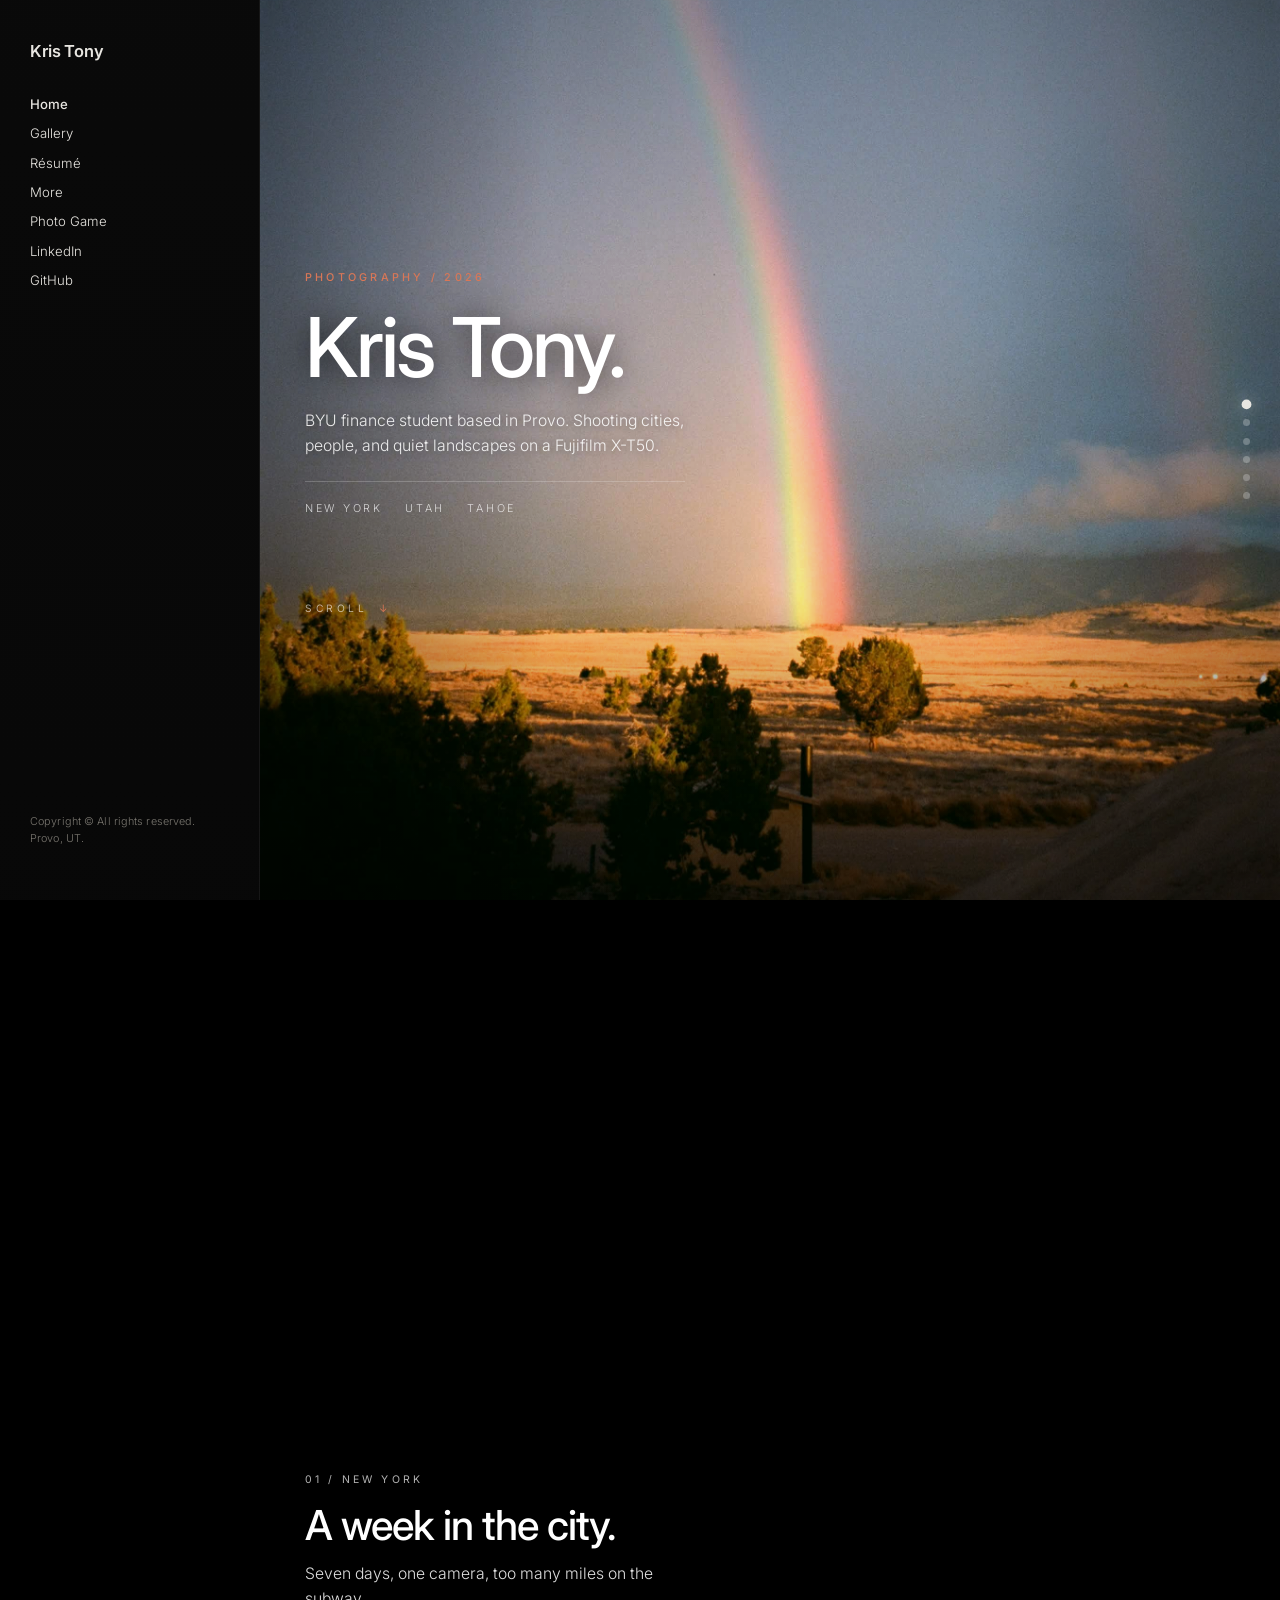
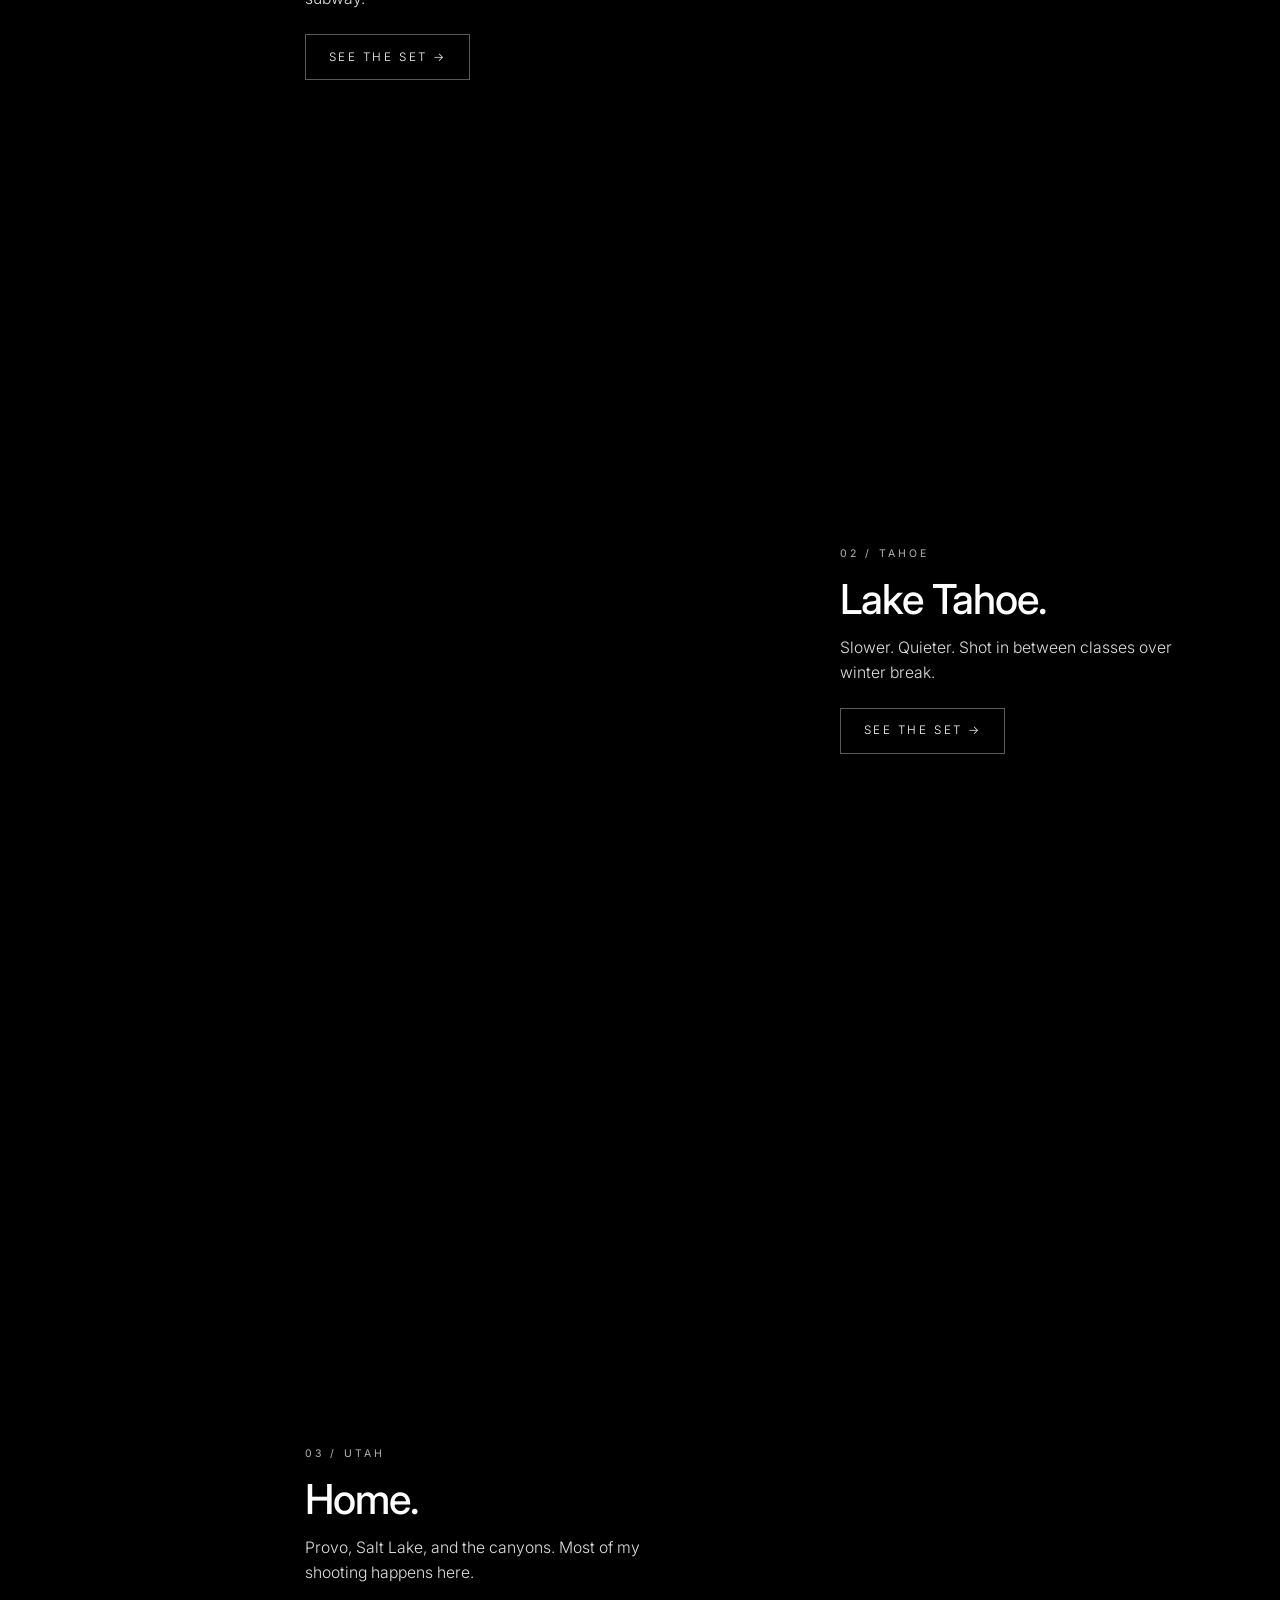
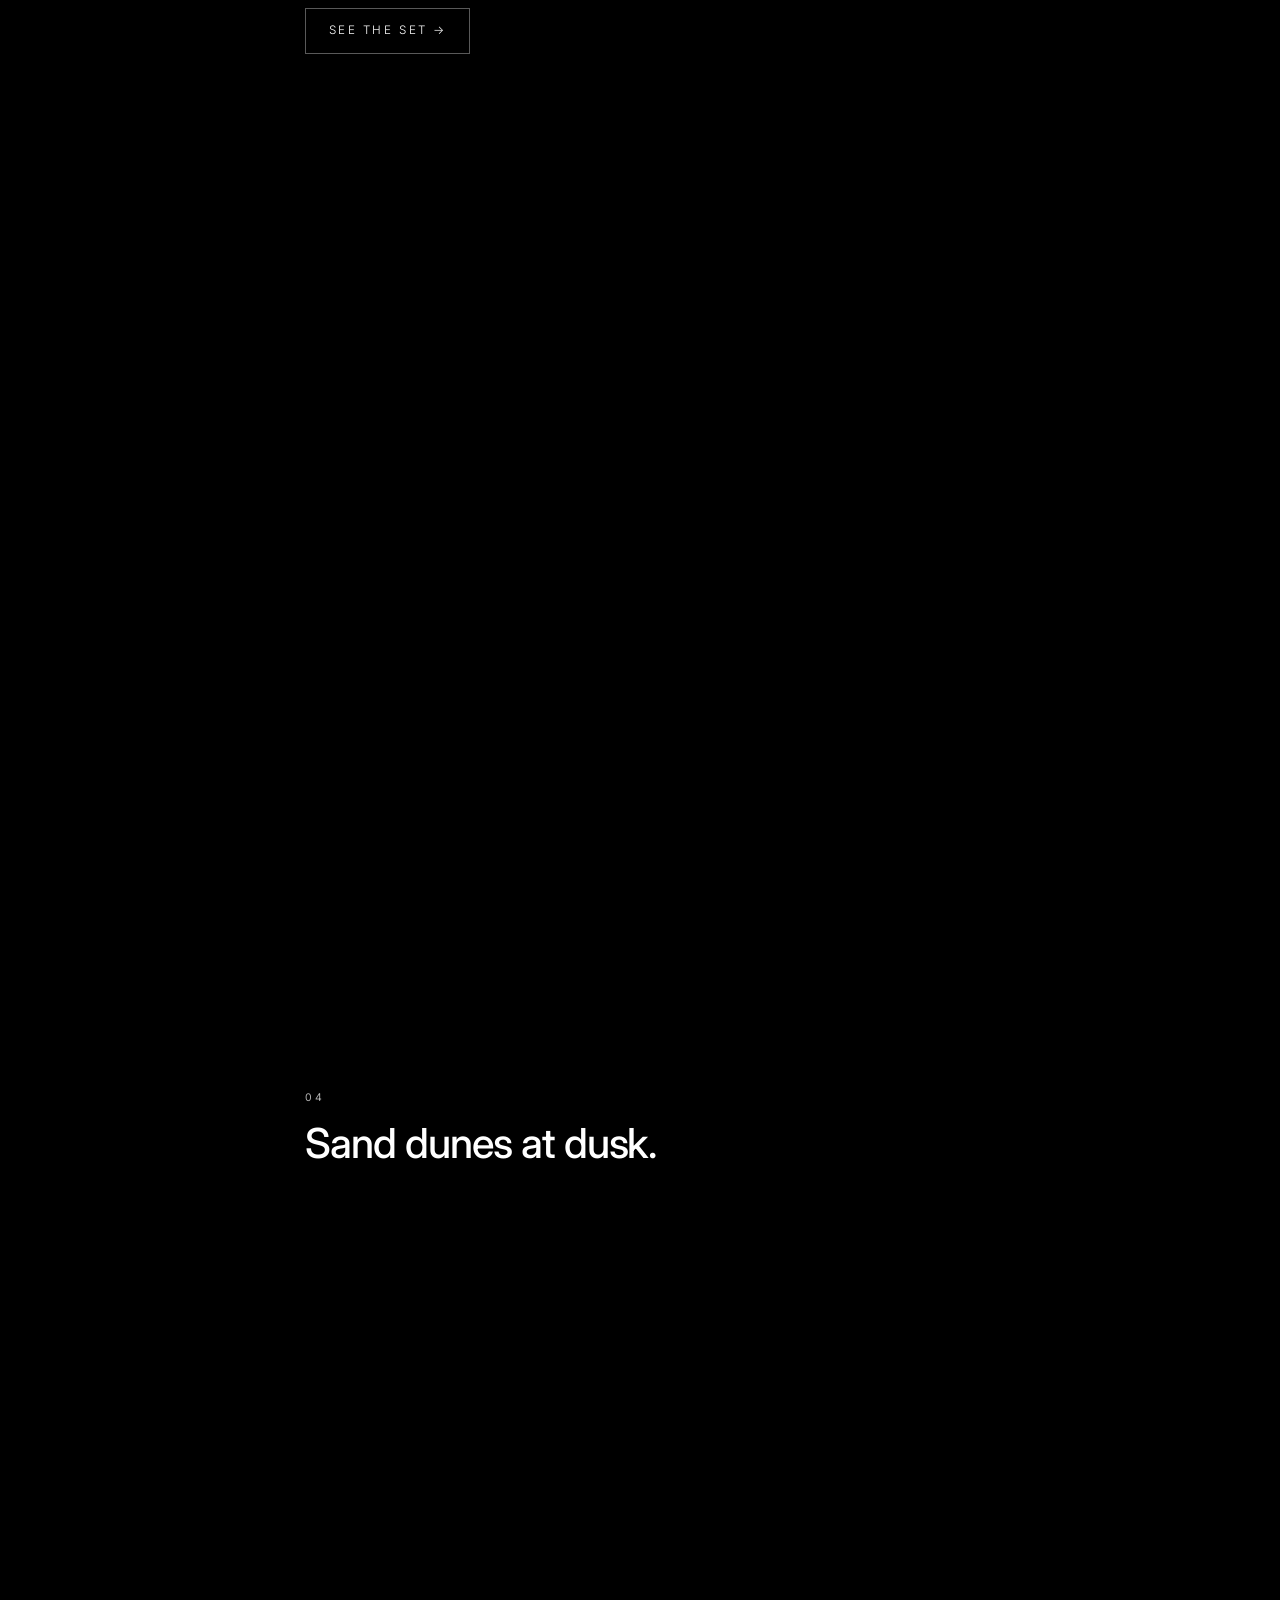
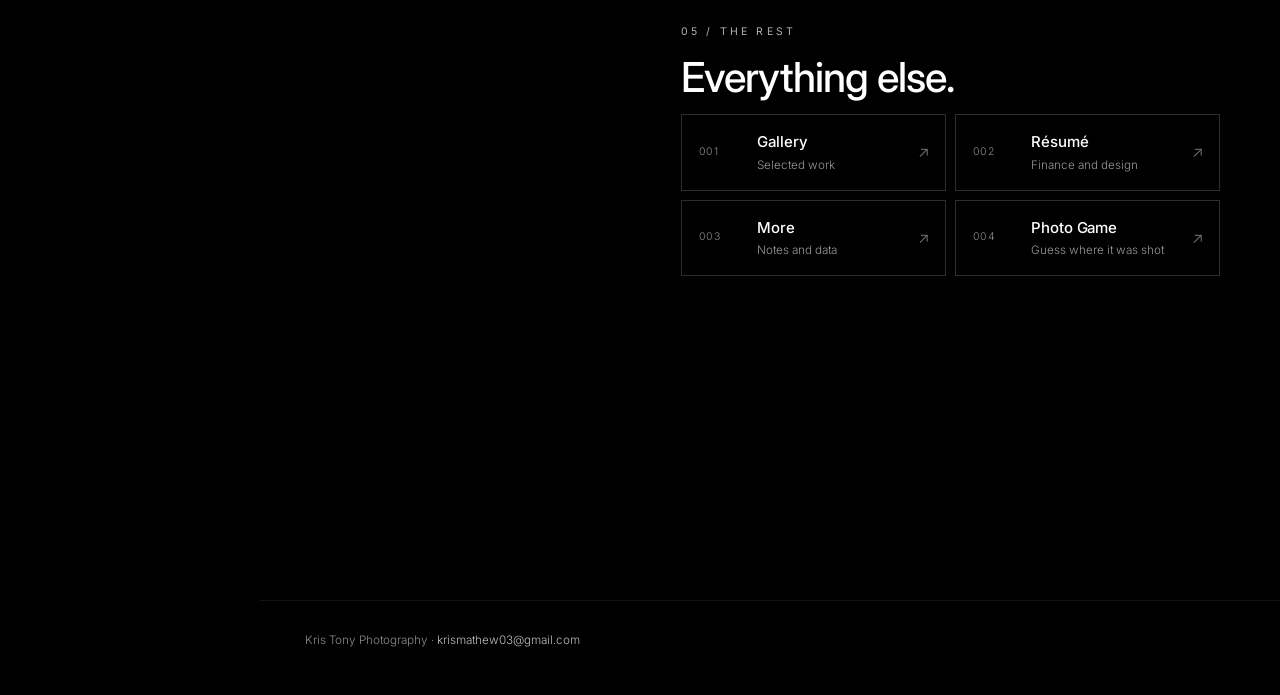
<file: index.html>
<!DOCTYPE html>
<html lang="en">
<head>
  <meta charset="UTF-8" />
  <meta name="viewport" content="width=device-width, initial-scale=1.0" />
  <title>Kris Tony</title>
  <link href="https://cdn.jsdelivr.net/npm/bootstrap@5.3.3/dist/css/bootstrap.min.css" rel="stylesheet" />
  <link rel="preconnect" href="https://fonts.googleapis.com" />
  <link rel="preconnect" href="https://fonts.gstatic.com" crossorigin />
  <link href="https://fonts.googleapis.com/css2?family=Inter:wght@300;400;500;600;700&display=swap" rel="stylesheet" />
  <link rel="stylesheet" href="https://cdn.jsdelivr.net/npm/bootstrap-icons@1.11.3/font/bootstrap-icons.css" />
  <link rel="stylesheet" href="custom.css" />
</head>
<body class="home-body">

<button class="mobile-nav-toggle" id="mobileNavToggle" aria-label="Menu">
  <span></span><span></span><span></span>
</button>

<aside class="sidebar home-sidebar" id="sidebar">
  <div class="sidebar-inner">
    <a href="index.html" class="site-name">Kris Tony</a>
    <nav class="side-nav">
      <a href="index.html" class="active">Home</a>
      <a href="gallery.html">Gallery</a>
      <a href="resume.html">Résumé</a>
      <a href="scratch.html">More</a>
      <a href="wordle.html">Photo Game</a>
      <a href="https://www.linkedin.com/in/kris-tony-0866b4339/" target="_blank" rel="noopener">LinkedIn</a>
      <a href="https://github.com/krismathew03-ai/krismathew03-ai.github.io" target="_blank" rel="noopener">GitHub</a>
    </nav>
    <p class="copyright">Copyright © All rights reserved.<br/>Provo, UT.</p>
  </div>
</aside>

<!-- Cinematic backdrop with cross-fading photos -->
<div class="backdrop" id="backdrop">
  <div class="backdrop-img active" data-src="images/rainbow.jpg" style="background-image: url('images/rainbow.jpg')"></div>
  <div class="backdrop-img" data-src="images/times-square-rain.jpg"></div>
  <div class="backdrop-img" data-src="images/tahoe-overlook.jpg"></div>
  <div class="backdrop-img" data-src="images/slc-temple.jpg"></div>
  <div class="backdrop-img" data-src="images/sand-dunes.jpg"></div>
  <div class="backdrop-img" data-src="images/nyc-drive.jpg"></div>
  <div class="backdrop-vignette"></div>
</div>

<!-- Scroll indicator showing which photo you're on -->
<div class="scroll-indicator" id="scrollIndicator">
  <span class="dot active" data-idx="0"></span>
  <span class="dot" data-idx="1"></span>
  <span class="dot" data-idx="2"></span>
  <span class="dot" data-idx="3"></span>
  <span class="dot" data-idx="4"></span>
  <span class="dot" data-idx="5"></span>
</div>

<main class="home-main">

  <!-- Section 1: Intro (over rainbow) -->
  <section class="home-section">
    <div class="home-content">
      <p class="home-eyebrow">Photography / 2026</p>
      <h1 class="home-display">Kris Tony.</h1>
      <p class="home-sub">
        BYU finance student based in Provo. Shooting cities, people, and quiet landscapes on a Fujifilm X-T50.
      </p>
      <p class="home-tags">
        <a href="gallery.html#new-york" class="city-link">New York</a>
        <a href="gallery.html#utah" class="city-link">Utah</a>
        <a href="gallery.html#tahoe" class="city-link">Tahoe</a>
      </p>
      <p class="scroll-hint"><span>Scroll</span><span class="arrow">↓</span></p>
    </div>
  </section>

  <!-- Section 2: New York -->
  <section class="home-section">
    <div class="home-content align-bottom">
      <p class="home-chapter">01 / New York</p>
      <h2 class="home-heading">A week in the city.</h2>
      <p class="home-sub">
        Seven days, one camera, too many miles on the subway.
      </p>
      <a href="gallery.html#new-york" class="home-link">See the set →</a>
    </div>
  </section>

  <!-- Section 3: Tahoe -->
  <section class="home-section">
    <div class="home-content align-right">
      <p class="home-chapter">02 / Tahoe</p>
      <h2 class="home-heading">Lake Tahoe.</h2>
      <p class="home-sub">
        Slower. Quieter. Shot in between classes over winter break.
      </p>
      <a href="gallery.html#tahoe" class="home-link">See the set →</a>
    </div>
  </section>

  <!-- Section 4: Utah -->
  <section class="home-section">
    <div class="home-content">
      <p class="home-chapter">03 / Utah</p>
      <h2 class="home-heading">Home.</h2>
      <p class="home-sub">
        Provo, Salt Lake, and the canyons. Most of my shooting happens here.
      </p>
      <a href="gallery.html#utah" class="home-link">See the set →</a>
    </div>
  </section>

  <!-- Section 5: Sand dunes -->
  <section class="home-section">
    <div class="home-content align-bottom">
      <p class="home-chapter">04</p>
      <h2 class="home-heading">Sand dunes at dusk.</h2>
    </div>
  </section>

  <!-- Section 6: NYC drive, closing -->
  <section class="home-section">
    <div class="home-content align-right">
      <p class="home-chapter">05 / The rest</p>
      <h2 class="home-heading">Everything else.</h2>
      <div class="home-links">
        <a href="gallery.html" class="home-link-card">
          <span class="num">001</span>
          <span class="t">Gallery</span>
          <span class="m">Selected work</span>
          <span class="a">↗</span>
        </a>
        <a href="resume.html" class="home-link-card">
          <span class="num">002</span>
          <span class="t">Résumé</span>
          <span class="m">Finance and design</span>
          <span class="a">↗</span>
        </a>
        <a href="scratch.html" class="home-link-card">
          <span class="num">003</span>
          <span class="t">More</span>
          <span class="m">Notes and data</span>
          <span class="a">↗</span>
        </a>
        <a href="wordle.html" class="home-link-card">
          <span class="num">004</span>
          <span class="t">Photo Game</span>
          <span class="m">Guess where it was shot</span>
          <span class="a">↗</span>
        </a>
      </div>
    </div>
  </section>

  <footer class="home-footer">
    <p>Kris Tony Photography · <a href="mailto:krismathew03@gmail.com">krismathew03@gmail.com</a></p>
  </footer>

</main>

<script src="https://cdn.jsdelivr.net/npm/bootstrap@5.3.3/dist/js/bootstrap.bundle.min.js"></script>
<script>
  // Mobile nav
  const toggle = document.getElementById('mobileNavToggle');
  const sidebar = document.getElementById('sidebar');
  toggle.addEventListener('click', () => {
    sidebar.classList.toggle('open');
    toggle.classList.toggle('active');
  });
  sidebar.querySelectorAll('a').forEach(a => {
    a.addEventListener('click', () => {
      sidebar.classList.remove('open');
      toggle.classList.remove('active');
    });
  });

  // Preload all backdrop images + swap based on scroll
  const slides = document.querySelectorAll('.backdrop-img');
  const sections = document.querySelectorAll('.home-section');
  const dots = document.querySelectorAll('.scroll-indicator .dot');

  // Preload
  slides.forEach(s => {
    const src = s.dataset.src;
    if (src && !s.style.backgroundImage) {
      const img = new Image();
      img.onload = () => { s.style.backgroundImage = `url('${src}')`; };
      img.src = src;
    }
  });

  // Swap backdrop based on which section is centered in viewport
  let currentIdx = 0;
  function updateBackdrop() {
    const mid = window.scrollY + window.innerHeight / 2;
    let newIdx = 0;
    sections.forEach((sec, i) => {
      const top = sec.offsetTop;
      const bot = top + sec.offsetHeight;
      if (mid >= top && mid < bot) newIdx = i;
    });
    if (newIdx !== currentIdx) {
      slides[currentIdx]?.classList.remove('active');
      dots[currentIdx]?.classList.remove('active');
      slides[newIdx]?.classList.add('active');
      dots[newIdx]?.classList.add('active');
      currentIdx = newIdx;
    }
  }
  window.addEventListener('scroll', updateBackdrop, { passive: true });

  // Click a dot to jump to that section
  dots.forEach((dot, i) => {
    dot.addEventListener('click', () => {
      sections[i]?.scrollIntoView({ behavior: 'smooth' });
    });
  });
</script>
</body>
</html>
</file>
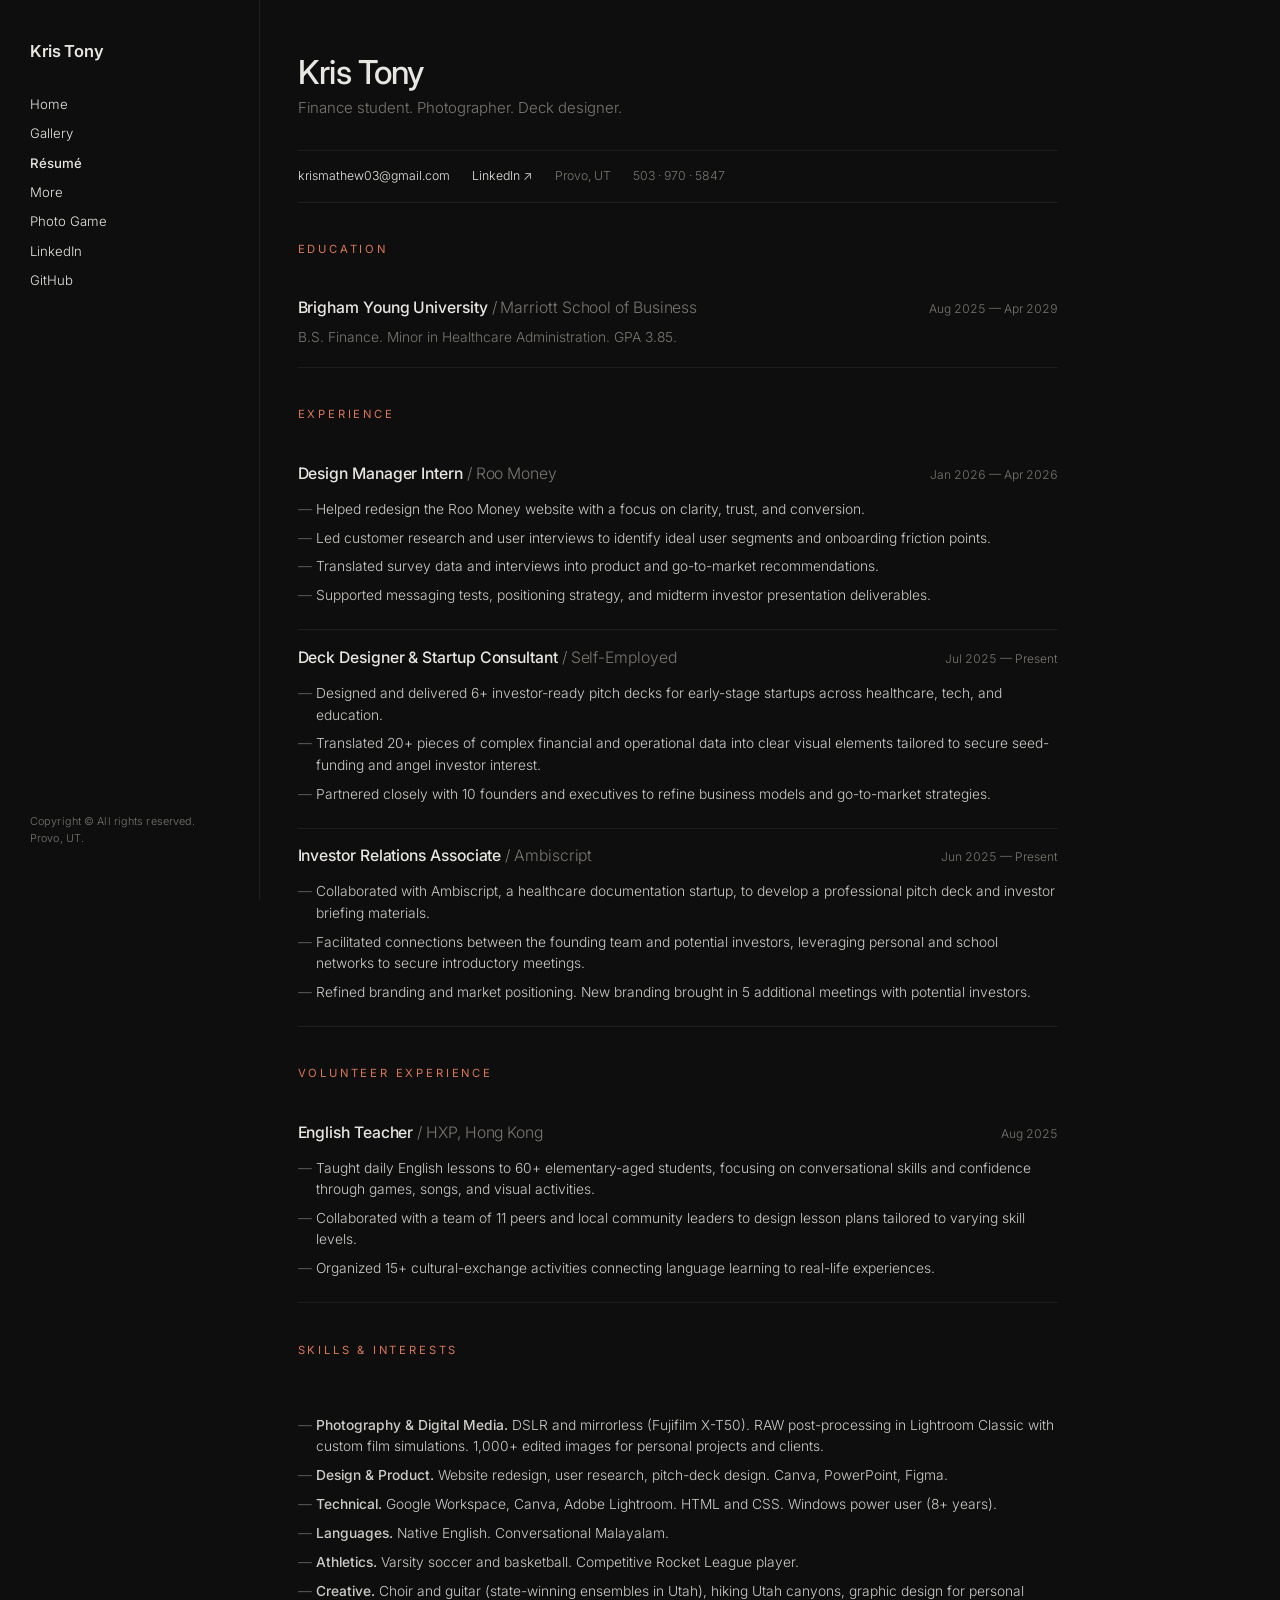
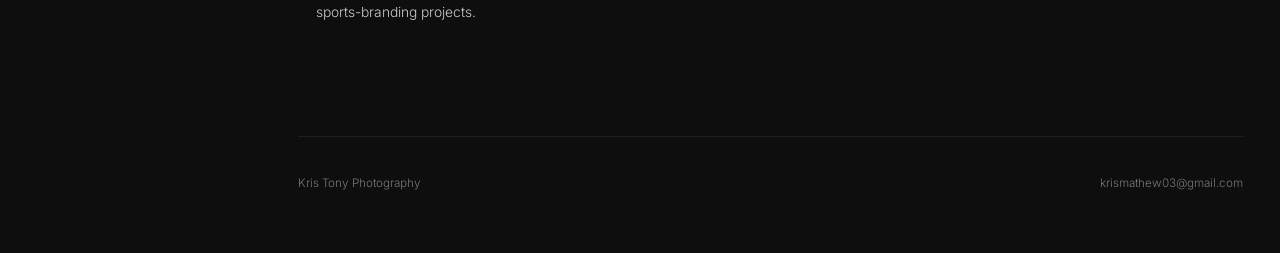
<file: resume.html>
<!DOCTYPE html>
<html lang="en">
<head>
  <meta charset="UTF-8" />
  <meta name="viewport" content="width=device-width, initial-scale=1.0" />
  <title>Résumé — Kris Tony</title>
  <link href="https://cdn.jsdelivr.net/npm/bootstrap@5.3.3/dist/css/bootstrap.min.css" rel="stylesheet" />
  <link rel="preconnect" href="https://fonts.googleapis.com" />
  <link rel="preconnect" href="https://fonts.gstatic.com" crossorigin />
  <link href="https://fonts.googleapis.com/css2?family=Inter:wght@300;400;500;600;700&display=swap" rel="stylesheet" />
  <link rel="stylesheet" href="https://cdn.jsdelivr.net/npm/bootstrap-icons@1.11.3/font/bootstrap-icons.css" />
  <link rel="stylesheet" href="custom.css" />
</head>
<body>

<button class="mobile-nav-toggle" id="mobileNavToggle" aria-label="Menu">
  <span></span><span></span><span></span>
</button>

<aside class="sidebar" id="sidebar">
  <div class="sidebar-inner">
    <a href="index.html" class="site-name">Kris Tony</a>
    <nav class="side-nav">
      <a href="index.html">Home</a>
      <a href="gallery.html">Gallery</a>
      <a href="resume.html" class="active">Résumé</a>
      <a href="scratch.html">More</a>
      <a href="wordle.html">Photo Game</a>
      <a href="https://www.linkedin.com/in/kris-tony-0866b4339/" target="_blank" rel="noopener">LinkedIn</a>
      <a href="https://github.com/krismathew03-ai/krismathew03-ai.github.io" target="_blank" rel="noopener">GitHub</a>
    </nav>
    <p class="copyright">Copyright © All rights reserved.<br/>Provo, UT.</p>
  </div>
</aside>

<main class="main">

  <div class="scroll-progress"><div class="scroll-progress-bar" id="scrollBar"></div></div>

  <section class="resume-container">

    <h1>Kris Tony</h1>
    <p class="tagline">Finance student. Photographer. Deck designer.</p>

    <div class="resume-contact">
      <a href="mailto:krismathew03@gmail.com">krismathew03@gmail.com</a>
      <a href="https://www.linkedin.com/in/kris-tony-0866b4339/" target="_blank" rel="noopener">LinkedIn ↗</a>
      <span>Provo, UT</span>
      <span>503 · 970 · 5847</span>
    </div>

    <p class="resume-section-label">Education</p>
    <div class="resume-role">
      <div class="resume-role-head">
        <h3>Brigham Young University <span class="sub">/ Marriott School of Business</span></h3>
        <span class="resume-role-date">Aug 2025 — Apr 2029</span>
      </div>
      <p style="color: var(--muted); font-size: 0.92rem; margin: 0;">B.S. Finance. Minor in Healthcare Administration. GPA 3.85.</p>
    </div>

    <p class="resume-section-label">Experience</p>

    <div class="resume-role">
      <div class="resume-role-head">
        <h3>Design Manager Intern <span class="sub">/ Roo Money</span></h3>
        <span class="resume-role-date">Jan 2026 — Apr 2026</span>
      </div>
      <ul>
        <li>Helped redesign the Roo Money website with a focus on clarity, trust, and conversion.</li>
        <li>Led customer research and user interviews to identify ideal user segments and onboarding friction points.</li>
        <li>Translated survey data and interviews into product and go-to-market recommendations.</li>
        <li>Supported messaging tests, positioning strategy, and midterm investor presentation deliverables.</li>
      </ul>
    </div>

    <div class="resume-role">
      <div class="resume-role-head">
        <h3>Deck Designer &amp; Startup Consultant <span class="sub">/ Self-Employed</span></h3>
        <span class="resume-role-date">Jul 2025 — Present</span>
      </div>
      <ul>
        <li>Designed and delivered 6+ investor-ready pitch decks for early-stage startups across healthcare, tech, and education.</li>
        <li>Translated 20+ pieces of complex financial and operational data into clear visual elements tailored to secure seed-funding and angel investor interest.</li>
        <li>Partnered closely with 10 founders and executives to refine business models and go-to-market strategies.</li>
      </ul>
    </div>

    <div class="resume-role">
      <div class="resume-role-head">
        <h3>Investor Relations Associate <span class="sub">/ Ambiscript</span></h3>
        <span class="resume-role-date">Jun 2025 — Present</span>
      </div>
      <ul>
        <li>Collaborated with Ambiscript, a healthcare documentation startup, to develop a professional pitch deck and investor briefing materials.</li>
        <li>Facilitated connections between the founding team and potential investors, leveraging personal and school networks to secure introductory meetings.</li>
        <li>Refined branding and market positioning. New branding brought in 5 additional meetings with potential investors.</li>
      </ul>
    </div>

    <p class="resume-section-label">Volunteer Experience</p>

    <div class="resume-role">
      <div class="resume-role-head">
        <h3>English Teacher <span class="sub">/ HXP, Hong Kong</span></h3>
        <span class="resume-role-date">Aug 2025</span>
      </div>
      <ul>
        <li>Taught daily English lessons to 60+ elementary-aged students, focusing on conversational skills and confidence through games, songs, and visual activities.</li>
        <li>Collaborated with a team of 11 peers and local community leaders to design lesson plans tailored to varying skill levels.</li>
        <li>Organized 15+ cultural-exchange activities connecting language learning to real-life experiences.</li>
      </ul>
    </div>

    <p class="resume-section-label">Skills &amp; Interests</p>

    <div class="resume-role">
      <ul>
        <li><strong>Photography &amp; Digital Media.</strong> DSLR and mirrorless (Fujifilm X-T50). RAW post-processing in Lightroom Classic with custom film simulations. 1,000+ edited images for personal projects and clients.</li>
        <li><strong>Design &amp; Product.</strong> Website redesign, user research, pitch-deck design. Canva, PowerPoint, Figma.</li>
        <li><strong>Technical.</strong> Google Workspace, Canva, Adobe Lightroom. HTML and CSS. Windows power user (8+ years).</li>
        <li><strong>Languages.</strong> Native English. Conversational Malayalam.</li>
        <li><strong>Athletics.</strong> Varsity soccer and basketball. Competitive Rocket League player.</li>
        <li><strong>Creative.</strong> Choir and guitar (state-winning ensembles in Utah), hiking Utah canyons, graphic design for personal sports-branding projects.</li>
      </ul>
    </div>

  </section>

  <footer class="page-footer">
    <p class="foot-left">Kris Tony Photography</p>
    <p class="foot-right">
      <a href="mailto:krismathew03@gmail.com">krismathew03@gmail.com</a>
    </p>
  </footer>

</main>

<script src="https://cdn.jsdelivr.net/npm/bootstrap@5.3.3/dist/js/bootstrap.bundle.min.js"></script>
<script>
  const toggle = document.getElementById('mobileNavToggle');
  const sidebar = document.getElementById('sidebar');
  toggle.addEventListener('click', () => {
    sidebar.classList.toggle('open');
    toggle.classList.toggle('active');
  });
  sidebar.querySelectorAll('a').forEach(a => {
    a.addEventListener('click', () => {
      sidebar.classList.remove('open');
      toggle.classList.remove('active');
    });
  });

  const bar = document.getElementById('scrollBar');
  if (bar) {
    const updateBar = () => {
      const h = document.documentElement;
      const scrolled = (h.scrollTop) / (h.scrollHeight - h.clientHeight) * 100;
      bar.style.width = Math.min(100, Math.max(0, scrolled)) + '%';
    };
    window.addEventListener('scroll', updateBar, { passive: true });
    updateBar();
  }
</script>
</body>
</html>
</file>
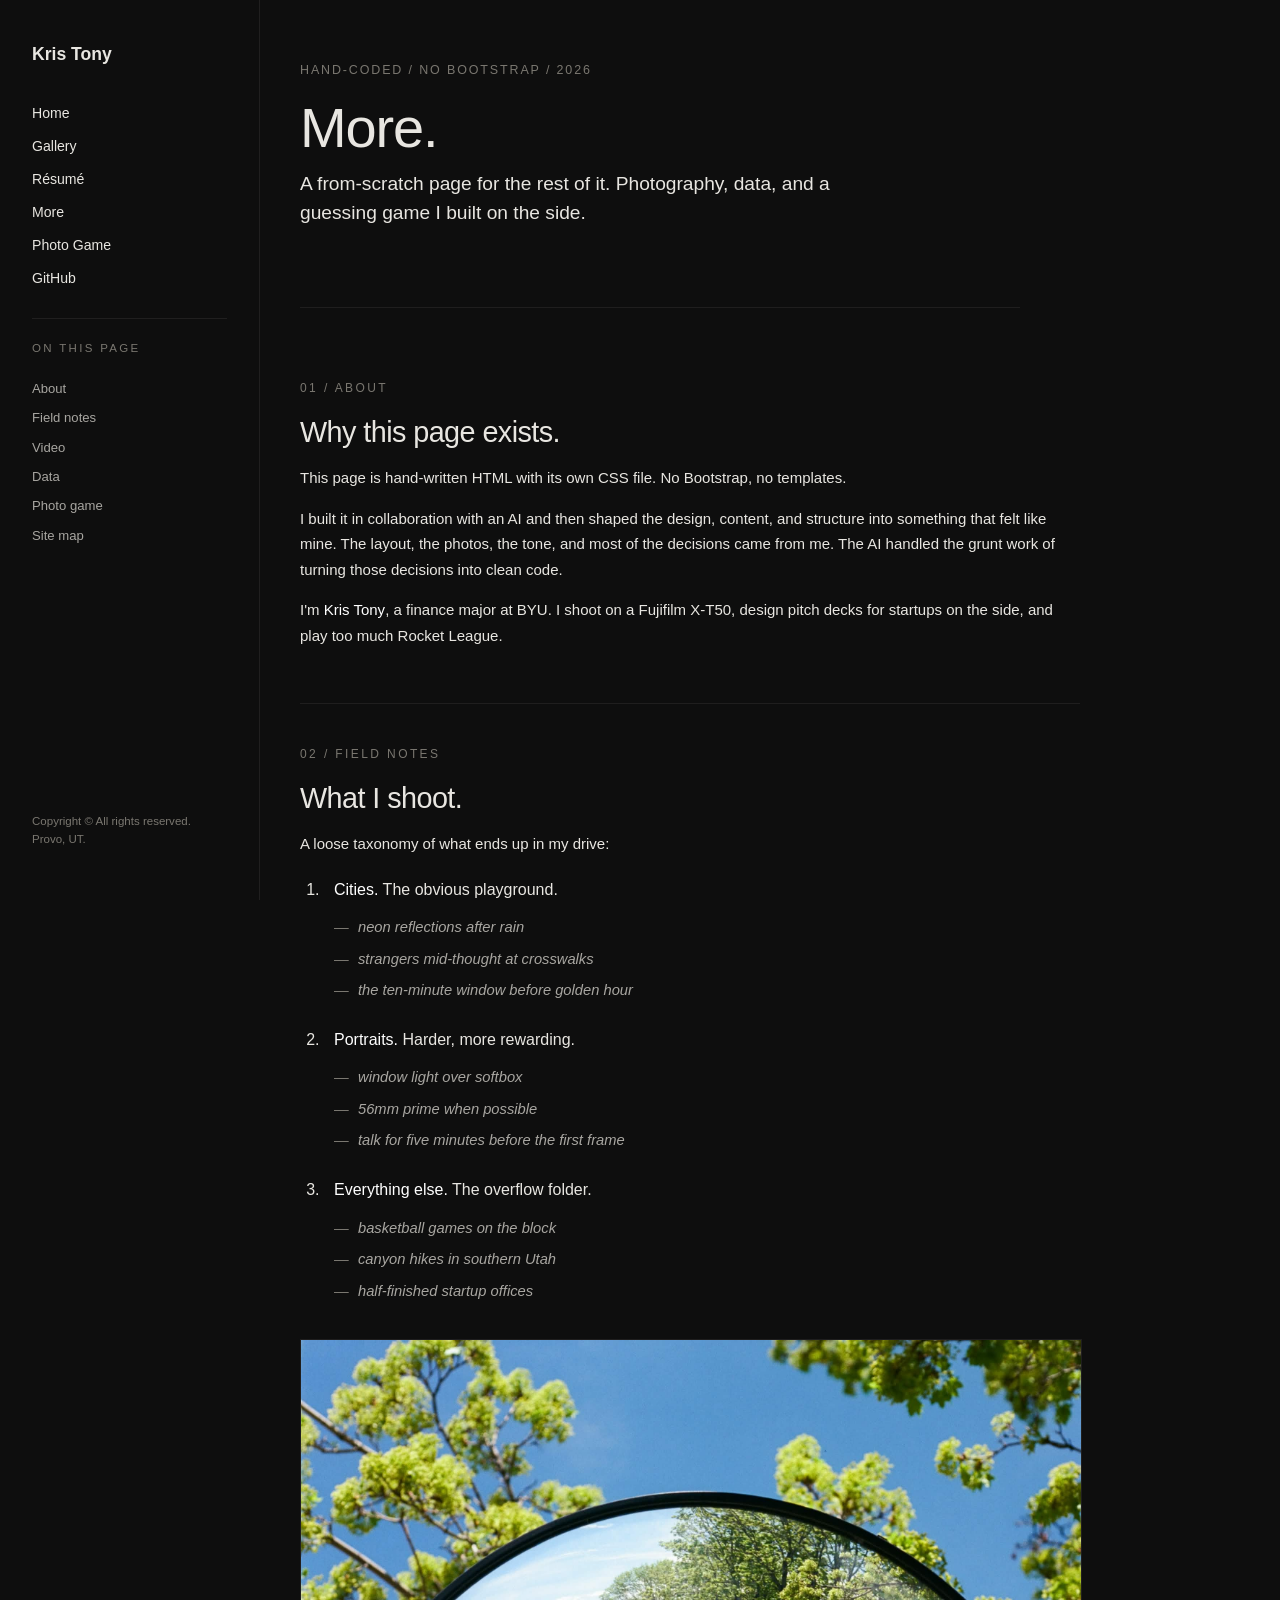
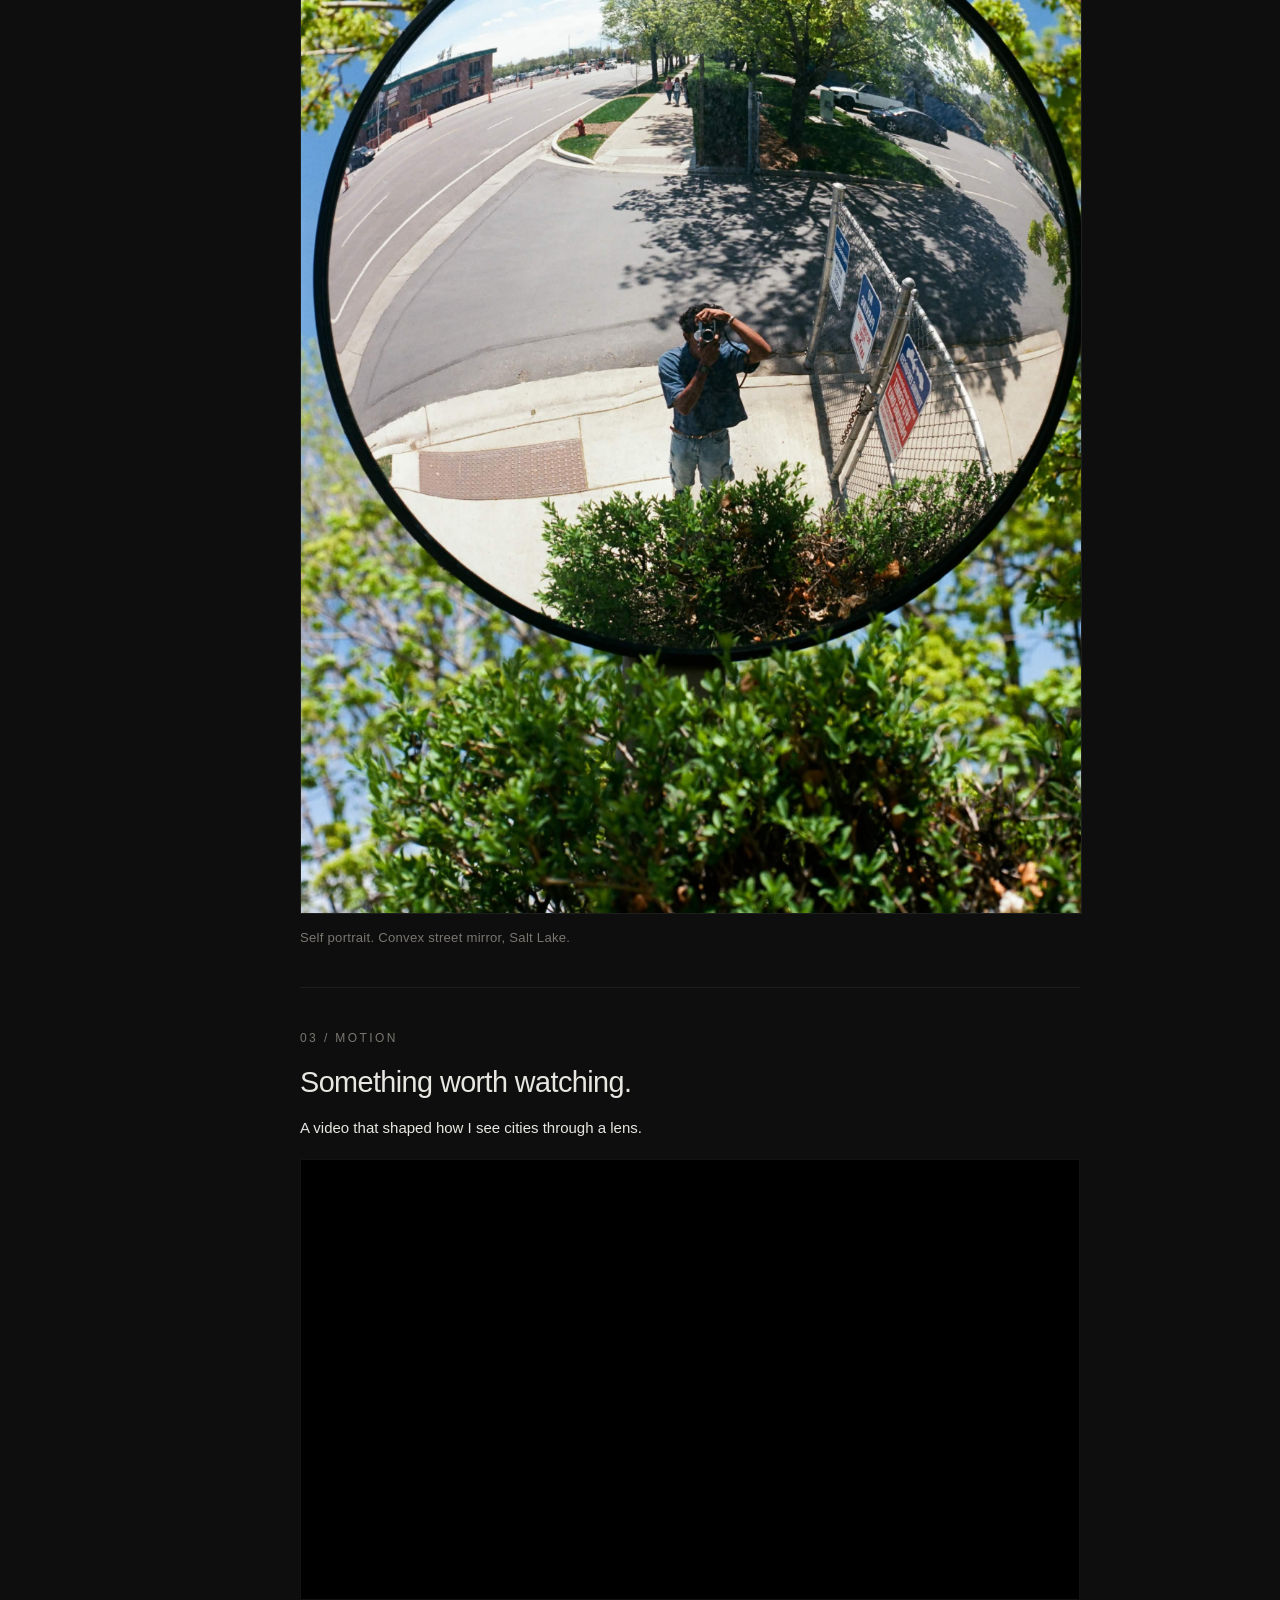
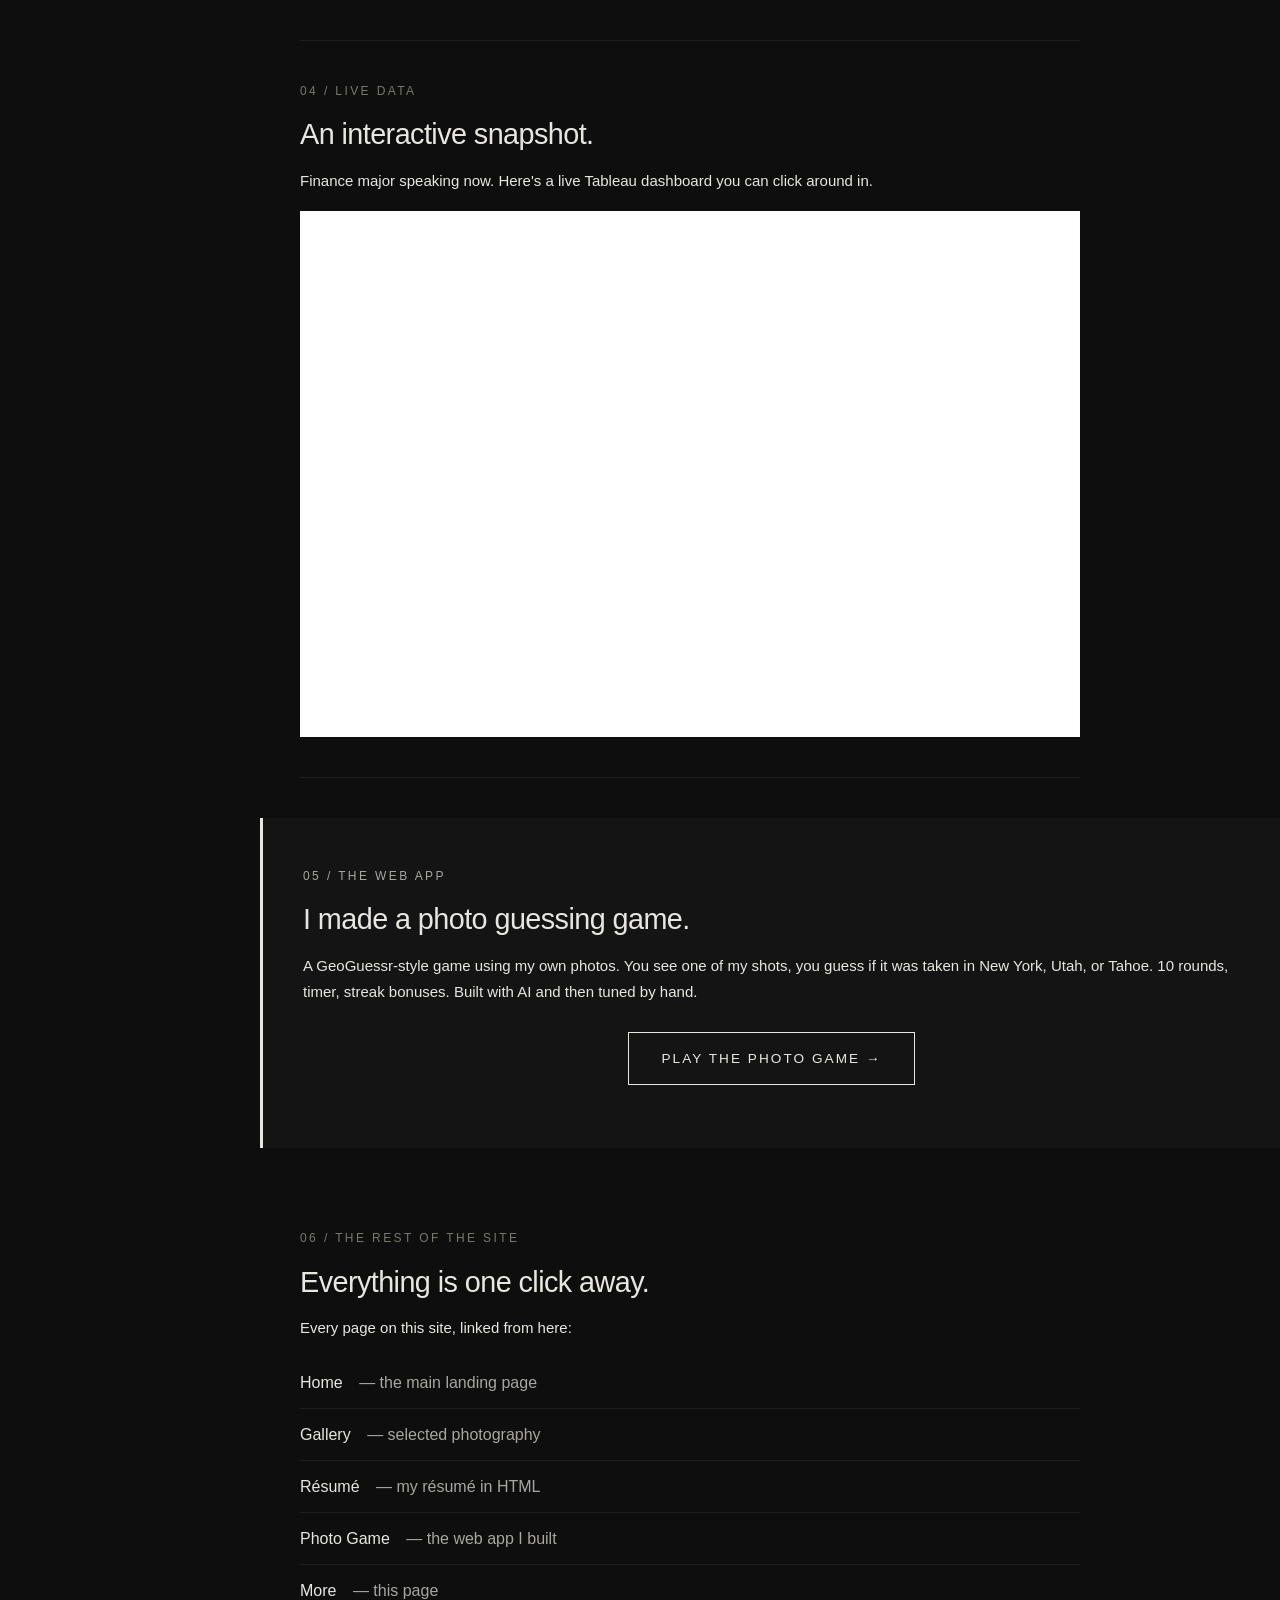
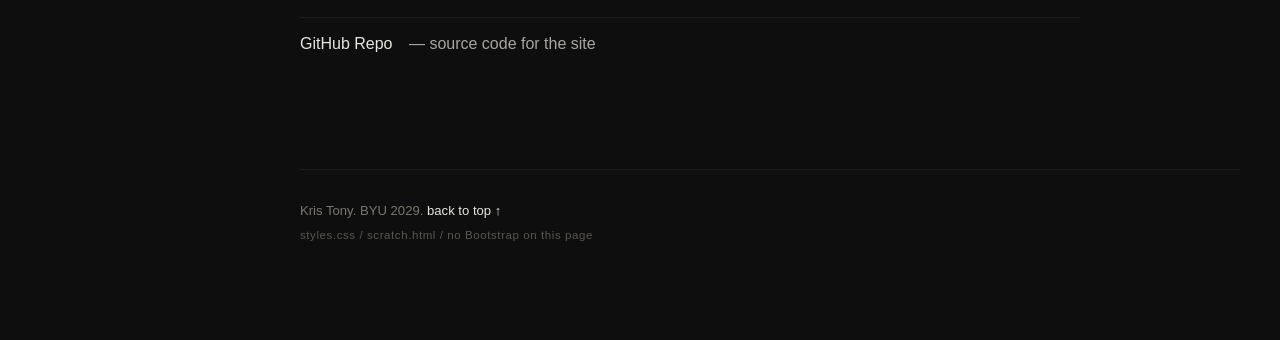
<file: scratch.html>
<!DOCTYPE html>
<html lang="en">
<head>
  <meta charset="UTF-8" />
  <meta name="viewport" content="width=device-width, initial-scale=1.0" />
  <title>More — Kris Tony</title>

  <link rel="stylesheet" href="styles.css" />
  <script type="module" src="https://public.tableau.com/javascripts/api/tableau.embedding.3.latest.min.js"></script>
</head>
<body>

  <button class="scratch-mobile-toggle" id="scratchToggle" aria-label="Menu">
    <span></span><span></span><span></span>
  </button>

  <aside class="scratch-sidebar" id="scratchSidebar">
    <div class="scratch-sidebar-inner">
      <a href="index.html" class="scratch-site-name">Kris Tony</a>
      <nav class="scratch-side-nav">
        <a href="index.html">Home</a>
        <a href="gallery.html">Gallery</a>
        <a href="resume.html">Résumé</a>
        <a href="scratch.html" class="active">More</a>
        <a href="wordle.html">Photo Game</a>
        <a href="https://github.com/krismathew03-ai/krismathew03-ai.github.io" target="_blank" rel="noopener">GitHub</a>
      </nav>
      <div class="scratch-anchors">
        <p class="anchor-heading">On this page</p>
        <a href="#about">About</a>
        <a href="#hobbies">Field notes</a>
        <a href="#video">Video</a>
        <a href="#data">Data</a>
        <a href="#app">Photo game</a>
        <a href="#sitemap">Site map</a>
      </div>
      <p class="scratch-copyright">Copyright © All rights reserved.<br/>Provo, UT.</p>
    </div>
  </aside>

  <main class="scratch-main">

    <div class="scratch-hero" id="top">
      <p class="scratch-kicker">Hand-coded / No Bootstrap / 2026</p>
      <h1>More.</h1>
      <p class="scratch-tagline">
        A from-scratch page for the rest of it. Photography, data, and a guessing game I built on the side.
      </p>
    </div>

    <div class="scratch-section" id="about">
      <p class="section-num">01 / About</p>
      <h2>Why this page exists.</h2>
      <p>
        This page is hand-written HTML with its own CSS file. No Bootstrap, no templates.
      </p>
      <p>
        I built it in collaboration with an AI and then shaped the design, content, and structure into something that felt like mine. The layout, the photos, the tone, and most of the decisions came from me. The AI handled the grunt work of turning those decisions into clean code.
      </p>
      <p>
        I'm <strong>Kris Tony</strong>, a finance major at BYU. I shoot on a Fujifilm X-T50, design pitch decks for startups on the side, and play too much Rocket League.
      </p>
    </div>

    <div class="scratch-section" id="hobbies">
      <p class="section-num">02 / Field notes</p>
      <h2>What I shoot.</h2>

      <p>A loose taxonomy of what ends up in my drive:</p>

      <ol class="scratch-list">
        <li>
          <strong>Cities.</strong> The obvious playground.
          <ul>
            <li>neon reflections after rain</li>
            <li>strangers mid-thought at crosswalks</li>
            <li>the ten-minute window before golden hour</li>
          </ul>
        </li>
        <li>
          <strong>Portraits.</strong> Harder, more rewarding.
          <ul>
            <li>window light over softbox</li>
            <li>56mm prime when possible</li>
            <li>talk for five minutes before the first frame</li>
          </ul>
        </li>
        <li>
          <strong>Everything else.</strong> The overflow folder.
          <ul>
            <li>basketball games on the block</li>
            <li>canyon hikes in southern Utah</li>
            <li>half-finished startup offices</li>
          </ul>
        </li>
      </ol>

      <figure class="scratch-figure">
        <img src="images/self-portrait.jpg" alt="Self portrait in a convex mirror" />
        <figcaption>Self portrait. Convex street mirror, Salt Lake.</figcaption>
      </figure>
    </div>

    <div class="scratch-section" id="video">
      <p class="section-num">03 / Motion</p>
      <h2>Something worth watching.</h2>
      <p>
        A video that shaped how I see cities through a lens.
      </p>

      <div class="scratch-video">
        <iframe
          src="https://www.youtube.com/embed/Ntl1Awwl85Q"
          title="YouTube video"
          frameborder="0"
          allow="accelerometer; autoplay; clipboard-write; encrypted-media; gyroscope; picture-in-picture"
          allowfullscreen></iframe>
      </div>
    </div>

    <div class="scratch-section" id="data">
      <p class="section-num">04 / Live data</p>
      <h2>An interactive snapshot.</h2>
      <p>
        Finance major speaking now. Here's a live Tableau dashboard you can click around in.
      </p>

      <div class="scratch-tableau">
        <tableau-viz id="tableauViz"
          src="https://public.tableau.com/views/SuperStoresRegionalDashboard/SuperStoreRegionalDashboard"
          toolbar="bottom"
          hide-tabs>
        </tableau-viz>
      </div>
    </div>

    <div class="scratch-section callout-section" id="app">
      <p class="section-num light">05 / The web app</p>
      <h2>I made a photo guessing game.</h2>
      <p>
        A GeoGuessr-style game using my own photos. You see one of my shots, you guess if it was taken in New York, Utah, or Tahoe. 10 rounds, timer, streak bonuses. Built with AI and then tuned by hand.
      </p>
      <p class="center">
        <a class="scratch-btn" href="wordle.html">Play the Photo Game →</a>
      </p>
    </div>

    <!-- Visible site map so graders can easily navigate to every other page -->
    <div class="scratch-section" id="sitemap">
      <p class="section-num">06 / The rest of the site</p>
      <h2>Everything is one click away.</h2>
      <p>Every page on this site, linked from here:</p>
      <ul class="sitemap-list">
        <li><a href="index.html">Home</a> — the main landing page</li>
        <li><a href="gallery.html">Gallery</a> — selected photography</li>
        <li><a href="resume.html">Résumé</a> — my résumé in HTML</li>
        <li><a href="wordle.html">Photo Game</a> — the web app I built</li>
        <li><a href="scratch.html">More</a> — this page</li>
        <li><a href="https://github.com/krismathew03-ai/krismathew03-ai.github.io" target="_blank" rel="noopener">GitHub Repo</a> — source code for the site</li>
      </ul>
    </div>

    <footer class="scratch-footer">
      <p>Kris Tony. BYU 2029. <a href="#top">back to top ↑</a></p>
      <p class="foot-small">styles.css / scratch.html / no Bootstrap on this page</p>
    </footer>

  </main>

  <script>
    const toggle = document.getElementById('scratchToggle');
    const sidebar = document.getElementById('scratchSidebar');
    toggle.addEventListener('click', () => {
      sidebar.classList.toggle('open');
      toggle.classList.toggle('active');
    });
    sidebar.querySelectorAll('a').forEach(a => {
      a.addEventListener('click', () => {
        sidebar.classList.remove('open');
        toggle.classList.remove('active');
      });
    });
  </script>
</body>
</html>
</file>
<file: custom.css>
/* =====================================================
   custom.css — Kris Tony · Minimal photography portfolio
   ===================================================== */

:root {
  --bg: #0e0e0e;
  --bg-2: #141414;
  --text: #e8e6e1;
  --muted: #7a7770;
  --accent: #d97757;
  --rule: rgba(232, 230, 225, 0.08);
  --sidebar-w: 260px;
}

* { box-sizing: border-box; -webkit-font-smoothing: antialiased; }

html {
  scroll-behavior: smooth;
}

html, body {
  margin: 0;
  padding: 0;
  background: var(--bg);
  color: var(--text);
  font-family: 'Inter', system-ui, sans-serif;
  font-weight: 300;
  font-size: 15px;
  line-height: 1.6;
  overflow-x: hidden;
}

a { color: var(--text); text-decoration: none; }
img { display: block; max-width: 100%; }

/* Offset for anchor jumps so content isn't glued to the top */
[id] { scroll-margin-top: 2rem; }

/* ---------- Scroll progress bar ---------- */
.scroll-progress {
  position: fixed;
  top: 0;
  left: var(--sidebar-w);
  right: 0;
  height: 2px;
  background: transparent;
  z-index: 40;
  pointer-events: none;
}
.scroll-progress-bar {
  height: 100%;
  background: var(--accent);
  width: 0;
  transition: width 0.1s linear;
}

/* ---------- Sidebar ---------- */
.sidebar {
  position: fixed;
  top: 0;
  left: 0;
  width: var(--sidebar-w);
  height: 100vh;
  background: var(--bg);
  padding: 2.5rem 2rem;
  z-index: 20;
  display: flex;
  flex-direction: column;
  border-right: 1px solid var(--rule);
  overflow-y: auto;
}

.sidebar-inner {
  display: flex;
  flex-direction: column;
  height: 100%;
  min-height: 100%;
}

.site-name {
  font-weight: 600;
  font-size: 1.1rem;
  letter-spacing: -0.01em;
  color: var(--text);
  margin-bottom: 2rem;
  display: block;
}

.side-nav {
  display: flex;
  flex-direction: column;
  gap: 0.55rem;
}
.side-nav a {
  font-size: 0.88rem;
  color: var(--text);
  font-weight: 300;
  transition: opacity 0.2s, transform 0.25s;
  display: inline-block;
  width: fit-content;
}
.side-nav a:hover {
  opacity: 0.55;
  transform: translateX(3px);
}
.side-nav a.active { font-weight: 500; }

/* Gallery jump sub-nav */
.gallery-jump {
  margin-top: 1.75rem;
  padding-top: 1.5rem;
  border-top: 1px solid var(--rule);
  display: flex;
  flex-direction: column;
  gap: 0.5rem;
}
.gallery-jump a {
  font-size: 0.82rem;
  color: var(--muted);
  transition: color 0.2s, transform 0.25s;
}
.gallery-jump a:hover {
  color: var(--text);
  transform: translateX(3px);
}
.anchor-heading {
  font-size: 0.68rem;
  color: var(--muted);
  text-transform: uppercase;
  letter-spacing: 0.25em;
  margin: 0 0 0.5rem;
  opacity: 0.7;
}

.copyright {
  font-size: 0.72rem;
  color: var(--muted);
  margin-top: auto;
  padding-top: 2rem;
  line-height: 1.6;
  letter-spacing: 0.01em;
}

/* ---------- Mobile nav toggle ---------- */
.mobile-nav-toggle {
  display: none;
  position: fixed;
  top: 1.25rem;
  right: 1.25rem;
  width: 44px;
  height: 44px;
  background: var(--bg);
  border: 1px solid var(--rule);
  z-index: 30;
  cursor: pointer;
  padding: 0;
  flex-direction: column;
  align-items: center;
  justify-content: center;
  gap: 4px;
}
.mobile-nav-toggle span {
  display: block;
  width: 18px;
  height: 1px;
  background: var(--text);
  transition: all 0.25s ease;
}
.mobile-nav-toggle.active span:nth-child(1) {
  transform: translateY(5px) rotate(45deg);
}
.mobile-nav-toggle.active span:nth-child(2) { opacity: 0; }
.mobile-nav-toggle.active span:nth-child(3) {
  transform: translateY(-5px) rotate(-45deg);
}

/* ---------- Main content area ---------- */
.main {
  margin-left: var(--sidebar-w);
  padding: 2.5rem 2.5rem 4rem;
  min-height: 100vh;
}

/* ---------- Lightbox ---------- */
.lightbox {
  position: fixed;
  inset: 0;
  background: rgba(8, 8, 8, 0.96);
  backdrop-filter: blur(14px);
  -webkit-backdrop-filter: blur(14px);
  z-index: 100;
  display: none;
  align-items: center;
  justify-content: center;
  padding: 3rem 5rem;
  opacity: 0;
  transition: opacity 0.3s ease;
  cursor: zoom-out;
}
.lightbox.open {
  display: flex;
  opacity: 1;
}
.lightbox img {
  max-width: 100%;
  max-height: 100%;
  object-fit: contain;
  display: block;
  animation: lbZoom 0.35s cubic-bezier(0.25, 0.8, 0.25, 1) both;
}
@keyframes lbZoom {
  from { transform: scale(0.96); opacity: 0; }
  to { transform: scale(1); opacity: 1; }
}
.lightbox-close {
  position: absolute;
  top: 1.5rem;
  right: 1.5rem;
  width: 44px;
  height: 44px;
  background: transparent;
  border: 1px solid rgba(255,255,255,0.25);
  color: rgba(255,255,255,0.85);
  cursor: pointer;
  font-size: 1.3rem;
  font-weight: 300;
  transition: all 0.2s;
  display: flex;
  align-items: center;
  justify-content: center;
}
.lightbox-close:hover {
  background: rgba(255,255,255,0.1);
  border-color: rgba(255,255,255,0.6);
  color: #fff;
}
.lightbox-nav {
  position: absolute;
  top: 50%;
  transform: translateY(-50%);
  width: 52px;
  height: 52px;
  background: transparent;
  border: 1px solid rgba(255,255,255,0.2);
  color: rgba(255,255,255,0.75);
  cursor: pointer;
  font-size: 1.2rem;
  transition: all 0.25s;
  display: flex;
  align-items: center;
  justify-content: center;
  font-family: inherit;
}
.lightbox-nav:hover {
  background: rgba(255,255,255,0.1);
  border-color: rgba(255,255,255,0.55);
  color: #fff;
}
.lightbox-prev { left: 1.5rem; }
.lightbox-next { right: 1.5rem; }
.lightbox-counter {
  position: absolute;
  bottom: 1.5rem;
  left: 50%;
  transform: translateX(-50%);
  font-size: 0.72rem;
  letter-spacing: 0.25em;
  text-transform: uppercase;
  color: rgba(255,255,255,0.55);
  font-variant-numeric: tabular-nums;
}

.photo {
  display: block;
  margin: 0 0 1rem 0;
  overflow: visible;
  position: relative;
  line-height: 0;
  cursor: zoom-in;
  opacity: 1;
  transform: translateY(0);
  transition: opacity 0.7s ease, transform 0.45s cubic-bezier(0.25, 0.8, 0.25, 1);
}
/* Only apply fade-in animation when JS adds this class */
.photo.js-fade {
  opacity: 0;
  transform: translateY(24px);
}
.photo.js-fade.visible {
  opacity: 1;
  transform: translateY(0);
}
.photo img {
  width: 100%;
  height: auto;
  display: block;
  transition: transform 0.5s cubic-bezier(0.25, 0.8, 0.25, 1), box-shadow 0.5s ease;
  box-shadow: 0 0 0 rgba(0,0,0,0);
}
.photo:hover img {
  transform: translateY(-6px);
  box-shadow: 0 20px 40px -15px rgba(0, 0, 0, 0.6);
}

/* Portrait photos — no height cap, full format */
.photo.portrait img {
  max-height: 82vh;
  width: auto;
  margin: 0 auto;
}

/* Paired portrait block — full photo, no crop */
.portrait-pair {
  display: grid;
  grid-template-columns: 1fr 1fr;
  gap: 1rem;
  margin: 0 0 1rem 0;
  align-items: start;
}
.portrait-pair .photo {
  margin: 0;
}
.portrait-pair .photo img {
  width: 100%;
  height: auto;
  max-height: 80vh;
  object-fit: contain;
}

/* ---------- Homepage (cinematic scroll-driven) ---------- */
.home-body {
  background: #000;
}

/* The sidebar on the home page gets a gradient overlay so it's always readable over any backdrop */
.home-sidebar {
  background: linear-gradient(180deg, rgba(10,10,10,0.92) 0%, rgba(10,10,10,0.78) 100%);
  backdrop-filter: blur(16px) saturate(140%);
  -webkit-backdrop-filter: blur(16px) saturate(140%);
  border-right: 1px solid rgba(255,255,255,0.06);
}

/* The full-bleed backdrop behind all the home sections */
.backdrop {
  position: fixed;
  top: 0;
  left: var(--sidebar-w);
  right: 0;
  bottom: 0;
  z-index: 0;
  overflow: hidden;
  background: #000;
}
.backdrop-img {
  position: absolute;
  inset: 0;
  background-size: cover;
  background-position: center;
  opacity: 0;
  transition: opacity 1.4s cubic-bezier(0.25, 0.8, 0.25, 1), transform 8s cubic-bezier(0.25, 0.8, 0.25, 1);
  transform: scale(1.02);
  filter: brightness(1.1) contrast(1.02);
}
.backdrop-img.active {
  opacity: 1;
  transform: scale(1);
}
.backdrop-img.active {
  opacity: 1;
  transform: scale(1);
}
.backdrop-vignette {
  position: absolute;
  inset: 0;
  pointer-events: none;
  background:
    linear-gradient(90deg, rgba(0,0,0,0.4) 0%, rgba(0,0,0,0.05) 28%, rgba(0,0,0,0.05) 72%, rgba(0,0,0,0.28) 100%),
    linear-gradient(180deg, rgba(0,0,0,0.15) 0%, rgba(0,0,0,0) 30%, rgba(0,0,0,0) 70%, rgba(0,0,0,0.45) 100%);
}

/* Scroll-indicator dots on the right edge */
.scroll-indicator {
  position: fixed;
  right: 2rem;
  top: 50%;
  transform: translateY(-50%);
  z-index: 15;
  display: flex;
  flex-direction: column;
  gap: 0.75rem;
}
.scroll-indicator .dot {
  width: 7px;
  height: 7px;
  border-radius: 50%;
  background: rgba(255, 255, 255, 0.25);
  cursor: pointer;
  transition: all 0.35s cubic-bezier(0.25, 0.8, 0.25, 1);
}
.scroll-indicator .dot:hover {
  background: rgba(255, 255, 255, 0.55);
  transform: scale(1.3);
}
.scroll-indicator .dot.active {
  background: var(--text);
  transform: scale(1.4);
  box-shadow: 0 0 12px rgba(232, 230, 225, 0.6);
}

/* Main content sits over the backdrop */
.home-main {
  margin-left: var(--sidebar-w);
  position: relative;
  z-index: 1;
}

.home-section {
  min-height: 100vh;
  display: flex;
  align-items: center;
  padding: 4rem 4rem 4rem 3rem;
  position: relative;
}

.home-content {
  max-width: 560px;
}
.home-content.align-right {
  margin-left: auto;
  text-align: left;
}
.home-content.align-bottom {
  align-self: flex-end;
  margin-bottom: 4rem;
  margin-top: auto;
}
.home-section:has(.align-bottom) {
  align-items: flex-end;
}

.home-eyebrow {
  font-size: 0.72rem;
  color: var(--accent);
  letter-spacing: 0.3em;
  text-transform: uppercase;
  margin: 0 0 1.5rem;
  font-weight: 500;
}
.home-chapter {
  font-size: 0.7rem;
  color: rgba(255, 255, 255, 0.7);
  letter-spacing: 0.3em;
  text-transform: uppercase;
  margin: 0 0 1rem;
  font-weight: 400;
}

.home-display {
  font-size: clamp(3rem, 7vw, 5.5rem);
  font-weight: 500;
  letter-spacing: -0.035em;
  line-height: 0.95;
  margin: 0 0 1.5rem;
  color: #fff;
  text-shadow: 0 2px 30px rgba(0, 0, 0, 0.6);
}
.home-heading {
  font-size: clamp(1.75rem, 3.5vw, 2.75rem);
  font-weight: 500;
  letter-spacing: -0.025em;
  line-height: 1.05;
  margin: 0 0 1rem;
  color: #fff;
  text-shadow: 0 2px 24px rgba(0, 0, 0, 0.55);
  max-width: 22ch;
}

.home-sub {
  font-size: 1.05rem;
  line-height: 1.55;
  color: rgba(255, 255, 255, 0.88);
  margin: 0 0 1.5rem;
  max-width: 38ch;
  text-shadow: 0 1px 12px rgba(0, 0, 0, 0.5);
  font-weight: 300;
}

.home-tags {
  display: flex;
  gap: 1.5rem;
  font-size: 0.72rem;
  letter-spacing: 0.25em;
  text-transform: uppercase;
  margin: 0 0 2.5rem;
  padding-top: 1.25rem;
  border-top: 1px solid rgba(255, 255, 255, 0.2);
}
.home-tags .city-link {
  color: rgba(255, 255, 255, 0.75);
  transition: color 0.25s, transform 0.25s cubic-bezier(0.25, 0.8, 0.25, 1);
  transform-origin: left center;
  cursor: pointer;
}
.home-tags .city-link:hover {
  color: var(--accent);
  transform: scale(1.18);
}

.home-link {
  display: inline-flex;
  align-items: center;
  gap: 0.5rem;
  padding: 0.85rem 1.5rem;
  border: 1px solid rgba(255, 255, 255, 0.35);
  color: #fff;
  text-decoration: none;
  font-size: 0.78rem;
  letter-spacing: 0.22em;
  text-transform: uppercase;
  transition: all 0.3s ease;
  backdrop-filter: blur(6px);
  background: rgba(0, 0, 0, 0.15);
}
.home-link:hover {
  background: var(--text);
  color: var(--bg);
  border-color: var(--text);
}

/* Link cards at bottom section */
.home-links {
  display: grid;
  grid-template-columns: 1fr 1fr;
  gap: 0.6rem;
  max-width: 560px;
}
.home-link-card {
  display: grid;
  grid-template-columns: 45px 1fr 25px;
  grid-template-areas:
    "num title arrow"
    "num meta arrow";
  gap: 0.1rem 0.9rem;
  padding: 1rem 1.1rem;
  border: 1px solid rgba(255, 255, 255, 0.18);
  background: rgba(0, 0, 0, 0.35);
  backdrop-filter: blur(10px);
  color: #fff;
  text-decoration: none;
  transition: all 0.3s cubic-bezier(0.25, 0.8, 0.25, 1);
  align-items: center;
}
.home-link-card:hover {
  background: rgba(255, 255, 255, 0.95);
  color: var(--bg);
  border-color: rgba(255, 255, 255, 0.95);
  transform: translateY(-3px);
}
.home-link-card .num {
  grid-area: num;
  font-size: 0.7rem;
  letter-spacing: 0.15em;
  opacity: 0.55;
  align-self: center;
}
.home-link-card .t {
  grid-area: title;
  font-size: 1rem;
  font-weight: 500;
  letter-spacing: -0.005em;
}
.home-link-card .m {
  grid-area: meta;
  font-size: 0.78rem;
  opacity: 0.6;
}
.home-link-card .a {
  grid-area: arrow;
  font-size: 1rem;
  opacity: 0.5;
  align-self: center;
  text-align: right;
  transition: transform 0.3s;
}
.home-link-card:hover .a {
  transform: translate(3px, -3px);
  opacity: 1;
}

.scroll-hint {
  margin-top: 3rem;
  display: inline-flex;
  align-items: center;
  gap: 0.75rem;
  font-size: 0.68rem;
  letter-spacing: 0.35em;
  text-transform: uppercase;
  color: rgba(255, 255, 255, 0.6);
  font-weight: 400;
}
.scroll-hint .arrow {
  color: var(--accent);
  animation: bob 2s ease-in-out infinite;
  display: inline-block;
}
@keyframes bob {
  0%, 100% { transform: translateY(0); }
  50% { transform: translateY(4px); }
}

.home-footer {
  margin-left: 0;
  padding: 2rem 4rem 3rem 3rem;
  font-size: 0.78rem;
  color: rgba(255, 255, 255, 0.55);
  background: rgba(0, 0, 0, 0.55);
  backdrop-filter: blur(8px);
  border-top: 1px solid rgba(255, 255, 255, 0.08);
  position: relative;
  z-index: 1;
}
.home-footer p { margin: 0; }
.home-footer a {
  color: rgba(255, 255, 255, 0.75);
  transition: color 0.2s;
}
.home-footer a:hover { color: var(--accent); }

/* ---------- Work index ---------- */
.text-block {
  max-width: 780px;
  padding: 1.5rem 0 3rem;
}
.lede {
  font-size: 1.15rem;
  line-height: 1.5;
  font-weight: 300;
  color: var(--text);
  letter-spacing: -0.005em;
  margin: 0;
  max-width: 600px;
}

.work-index { border-top: 1px solid var(--rule); }
.work-row {
  display: grid;
  grid-template-columns: 70px 180px 1fr 30px;
  gap: 1.5rem;
  padding: 1.4rem 0;
  border-bottom: 1px solid var(--rule);
  align-items: center;
  transition: padding 0.35s cubic-bezier(0.25, 0.8, 0.25, 1), opacity 0.25s;
  color: var(--text);
}
.work-row:hover {
  padding-left: 1rem;
  opacity: 0.85;
}
.work-row .num {
  font-size: 0.75rem;
  color: var(--muted);
  letter-spacing: 0.1em;
}
.work-row .title {
  font-size: 1.15rem;
  font-weight: 400;
  letter-spacing: -0.005em;
}
.work-row .meta {
  font-size: 0.88rem;
  color: var(--muted);
  font-weight: 300;
}
.work-row .arrow {
  font-size: 1rem;
  color: var(--muted);
  text-align: right;
  transition: transform 0.3s, color 0.3s;
}
.work-row:hover .arrow {
  transform: translate(4px, -4px);
  color: var(--text);
}

/* ---------- Footer ---------- */
.page-footer {
  display: flex;
  justify-content: space-between;
  align-items: center;
  padding: 2.5rem 0 0;
  border-top: 1px solid var(--rule);
  margin-top: 2rem;
  font-size: 0.78rem;
  color: var(--muted);
}
.page-footer p { margin: 0; }
.page-footer a {
  color: var(--muted);
  transition: color 0.2s;
}
.page-footer a:hover { color: var(--text); }

/* ---------- Gallery page header ---------- */
.page-header {
  padding: 1rem 0 3rem;
}
.page-header h1 {
  font-size: 2.5rem;
  font-weight: 500;
  letter-spacing: -0.02em;
  margin: 0 0 0.5rem;
  color: var(--text);
}
.page-header p {
  font-size: 0.95rem;
  color: var(--muted);
  max-width: 500px;
  margin: 0;
  line-height: 1.5;
}

.section-divider {
  padding: 3.5rem 0 1.5rem;
}
.section-divider h2 {
  font-size: 0.9rem;
  font-weight: 500;
  letter-spacing: 0.3em;
  text-transform: uppercase;
  color: var(--text);
  margin: 0;
  padding-bottom: 1rem;
  border-bottom: 1px solid var(--rule);
  position: relative;
}
.section-divider h2::before {
  content: '';
  position: absolute;
  bottom: -1px;
  left: 0;
  width: 2rem;
  height: 1px;
  background: var(--accent);
}

/* ---------- Résumé ---------- */
.resume-container {
  max-width: 760px;
  padding: 1rem 0 4rem;
}
.resume-container h1 {
  font-size: 2.2rem;
  font-weight: 500;
  letter-spacing: -0.02em;
  margin: 0 0 0.25rem;
}
.resume-container .tagline {
  font-size: 1rem;
  color: var(--muted);
  margin: 0 0 2rem;
}
.resume-contact {
  font-size: 0.82rem;
  color: var(--muted);
  padding: 1rem 0;
  border-top: 1px solid var(--rule);
  border-bottom: 1px solid var(--rule);
  margin-bottom: 2.5rem;
  display: flex;
  flex-wrap: wrap;
  gap: 1.5rem;
}
.resume-contact a {
  color: var(--text);
  border-bottom: 1px solid transparent;
  transition: border-color 0.2s;
}
.resume-contact a:hover { border-bottom-color: var(--text); }

.resume-section-label {
  font-size: 0.75rem;
  letter-spacing: 0.25em;
  text-transform: uppercase;
  color: var(--accent);
  margin: 2.5rem 0 1.5rem;
  font-weight: 400;
}

.resume-role {
  padding: 1.25rem 0;
  border-bottom: 1px solid var(--rule);
}
.resume-role:last-child { border-bottom: none; }
.resume-role-head {
  display: flex;
  justify-content: space-between;
  align-items: baseline;
  flex-wrap: wrap;
  gap: 0.5rem 1rem;
  margin-bottom: 0.5rem;
}
.resume-role h3 {
  font-size: 1.05rem;
  font-weight: 500;
  margin: 0;
  color: var(--text);
  letter-spacing: -0.005em;
}
.resume-role h3 .sub {
  color: var(--muted);
  font-weight: 300;
}
.resume-role-date {
  font-size: 0.8rem;
  color: var(--muted);
  font-variant-numeric: tabular-nums;
}
.resume-role ul {
  list-style: none;
  padding: 0;
  margin: 0.75rem 0 0;
}
.resume-role ul li {
  padding: 0.25rem 0 0.25rem 1.25rem;
  position: relative;
  font-size: 0.92rem;
  color: var(--text);
  opacity: 0.88;
  line-height: 1.55;
}
.resume-role ul li::before {
  content: '—';
  position: absolute;
  left: 0;
  color: var(--muted);
}
.resume-role strong { font-weight: 500; }

/* ---------- Responsive ---------- */
@media (max-width: 900px) {
  :root { --sidebar-w: 0; }
  .mobile-nav-toggle { display: flex; }
  .sidebar {
    transform: translateX(-100%);
    transition: transform 0.35s ease;
    width: 80%;
    max-width: 300px;
    border-right: 1px solid var(--rule);
  }
  .sidebar.open { transform: translateX(0); }
  .main {
    margin-left: 0;
    padding: 4rem 1.25rem 3rem;
  }
  .scroll-progress { left: 0; }

  /* Lightbox mobile */
  .lightbox { padding: 1rem; }
  .lightbox-close { top: 0.75rem; right: 0.75rem; }
  .lightbox-nav { width: 42px; height: 42px; }
  .lightbox-prev { left: 0.5rem; }
  .lightbox-next { right: 0.5rem; }

  .photo { margin-bottom: 0.75rem; }
  .photo.portrait img { max-height: 85vh; }

  /* Homepage responsive */
  .backdrop { left: 0; }
  .home-main { margin-left: 0; }
  .home-section {
    padding: 5rem 1.5rem 3rem 1.5rem;
    min-height: 100vh;
  }
  .home-content.align-right { margin-left: 0; }
  .home-content.align-bottom { margin-bottom: 3rem; }
  .home-display { font-size: clamp(2.5rem, 10vw, 4rem); }
  .home-heading { font-size: clamp(1.5rem, 5vw, 2.25rem); }
  .home-sub { font-size: 0.98rem; }
  .home-tags { gap: 1rem; font-size: 0.68rem; flex-wrap: wrap; }
  .scroll-indicator { right: 1rem; gap: 0.6rem; }
  .scroll-indicator .dot { width: 6px; height: 6px; }
  .home-links { grid-template-columns: 1fr; max-width: 100%; }
  .home-footer {
    padding: 1.5rem;
    text-align: center;
  }

  /* Gallery responsive */
  .portrait-pair {
    grid-template-columns: 1fr;
    gap: 0.75rem;
  }

  .text-block { padding: 1rem 0 2rem; }
  .lede { font-size: 1.05rem; }

  .work-row {
    grid-template-columns: 50px 1fr 25px;
    gap: 1rem;
  }
  .work-row .meta { display: none; }
  .work-row:hover { padding-left: 0.5rem; }

  .resume-role-head { flex-direction: column; gap: 0.25rem; }

  .page-footer {
    flex-direction: column;
    gap: 0.75rem;
    text-align: center;
  }
}

/* ---------- Entrance animation ---------- */
@keyframes fadeIn {
  from { opacity: 0; }
  to { opacity: 1; }
}
.main { animation: fadeIn 0.6s ease both; }
</file>
<file: styles.css>
/* =====================================================
   styles.css — From-scratch stylesheet for scratch.html
   Hand-written by Kris Tony · No Bootstrap used here
   Aesthetic: minimal dark · matches main portfolio
   ===================================================== */

/* ---------- STYLE 1: font-family and body typography ---------- */
body {
  font-family: 'Helvetica Neue', Helvetica, Arial, sans-serif;
  font-size: 15px;
  line-height: 1.7;
  background-color: #0e0e0e;        /* custom background (REQUIREMENT) */
  color: #e8e6e1;
  margin: 0;
  padding: 0;
  font-weight: 300;
  -webkit-font-smoothing: antialiased;
}

/* ---------- STYLE 2: font-color for headings ---------- */
h1, h2 {
  font-family: 'Helvetica Neue', Helvetica, Arial, sans-serif;
  color: #e8e6e1;                   /* explicit font-color (REQUIREMENT) */
  letter-spacing: -0.02em;
  font-weight: 400;
  margin: 0 0 1rem 0;
}

h1 {
  font-size: 3.5rem;
  line-height: 0.95;
  font-weight: 500;
}

h2 {
  font-size: 1.8rem;
  line-height: 1.2;
}

p {
  margin: 0 0 1em 0;
  color: #e8e6e1;
}

strong {
  color: #ffffff;
  font-weight: 500;
}

em {
  color: #a8a6a1;
  font-style: italic;
}

a {
  color: #e8e6e1;
  text-decoration: none;
}

/* ---------- STYLE 3: sidebar (fixed positioning div) ---------- */
.scratch-sidebar {
  position: fixed;
  top: 0;
  left: 0;
  width: 260px;
  height: 100vh;
  background-color: #0e0e0e;
  padding: 40px 32px;
  border-right: 1px solid rgba(232, 230, 225, 0.08);
  z-index: 20;
  box-sizing: border-box;
  overflow-y: auto;
}

.scratch-sidebar-inner {
  display: flex;
  flex-direction: column;
  height: 100%;
  min-height: 100%;
}

.scratch-site-name {
  font-weight: 600;
  font-size: 1.1rem;
  color: #e8e6e1;
  margin-bottom: 32px;
  display: block;
}

.scratch-side-nav {
  display: flex;
  flex-direction: column;
  gap: 9px;
  margin-bottom: 28px;
}

.scratch-side-nav a {
  font-size: 0.88rem;
  color: #e8e6e1;
  font-weight: 300;
  transition: opacity 0.2s, transform 0.25s;
}

.scratch-side-nav a:hover {
  opacity: 0.55;
  transform: translateX(3px);
}

.scratch-side-nav a.active {
  font-weight: 500;
}

.scratch-anchors {
  padding-top: 20px;
  border-top: 1px solid rgba(232, 230, 225, 0.08);
  display: flex;
  flex-direction: column;
  gap: 7px;
}

.anchor-heading {
  font-size: 0.72rem;
  color: #7a7770;
  text-transform: uppercase;
  letter-spacing: 0.2em;
  margin: 0 0 12px 0;
}

.scratch-anchors a {
  font-size: 0.82rem;
  color: #a8a6a1;
  transition: color 0.2s, transform 0.25s;
}

.scratch-anchors a:hover {
  color: #e8e6e1;
  transform: translateX(3px);
}

.scratch-copyright {
  font-size: 0.72rem;
  color: #7a7770;
  margin-top: auto;
  padding-top: 24px;
  line-height: 1.6;
}

/* ---------- Mobile nav toggle ---------- */
.scratch-mobile-toggle {
  display: none;
  position: fixed;
  top: 20px;
  right: 20px;
  width: 44px;
  height: 44px;
  background-color: #0e0e0e;
  border: 1px solid rgba(232, 230, 225, 0.12);
  z-index: 30;
  cursor: pointer;
  padding: 0;
  flex-direction: column;
  align-items: center;
  justify-content: center;
  gap: 4px;
}

.scratch-mobile-toggle span {
  display: block;
  width: 18px;
  height: 1px;
  background-color: #e8e6e1;
  transition: all 0.25s ease;
}

.scratch-mobile-toggle.active span:nth-child(1) {
  transform: translateY(5px) rotate(45deg);
}
.scratch-mobile-toggle.active span:nth-child(2) { opacity: 0; }
.scratch-mobile-toggle.active span:nth-child(3) {
  transform: translateY(-5px) rotate(-45deg);
}

/* ---------- STYLE 4: main content area (positioning div) ---------- */
.scratch-main {
  margin-left: 260px;
  padding: 40px 40px 60px 40px;
  min-height: 100vh;
  box-sizing: border-box;
}

/* ---------- STYLE 5: hero div (positioning) ---------- */
.scratch-hero {
  padding: 20px 0 60px 0;
  max-width: 720px;
  border-bottom: 1px solid rgba(232, 230, 225, 0.08);
  margin-bottom: 30px;
}

.scratch-kicker {
  font-size: 0.78rem;
  color: #7a7770;
  letter-spacing: 0.15em;
  text-transform: uppercase;
  margin-bottom: 20px;
}

.scratch-tagline {
  font-size: 1.2rem;
  color: #e8e6e1;
  font-weight: 300;
  line-height: 1.5;
  max-width: 580px;
  margin-top: 16px;
}

/* ---------- STYLE 6: section divs (positioning) ---------- */
.scratch-section {
  max-width: 780px;
  padding: 40px 0;
  border-bottom: 1px solid rgba(232, 230, 225, 0.08);
}

.scratch-section:last-of-type {
  border-bottom: none;
}

.section-num {
  font-size: 0.75rem;
  color: #7a7770;
  letter-spacing: 0.2em;
  text-transform: uppercase;
  margin-bottom: 16px;
  font-weight: 400;
}

.section-num.light {
  color: #a8a6a1;
}

/* ---------- STYLE 7: callout section (dark-on-dark with accent) ---------- */
.callout-section {
  background-color: #141414;
  padding: 48px 40px;
  margin: 40px -40px;
  max-width: none;
  border-left: 3px solid #e8e6e1;
  border-bottom: none;
}

.callout-section .center {
  text-align: center;
  margin-top: 28px;
}

/* ---------- STYLE 8: list styling ---------- */
.scratch-list {
  padding-left: 24px;
  margin: 20px 0 28px 0;
  color: #e8e6e1;
}

.scratch-list > li {
  margin-bottom: 20px;
  font-size: 1rem;
  line-height: 1.6;
  padding-left: 10px;
}

.scratch-list ul {
  list-style: none;
  padding-left: 0;
  margin-top: 10px;
  margin-bottom: 10px;
}

.scratch-list ul li {
  font-size: 0.92rem;
  color: #a8a6a1;
  padding: 4px 0 4px 24px;
  position: relative;
  font-style: italic;
}

.scratch-list ul li::before {
  content: '—';
  position: absolute;
  left: 0;
  color: #7a7770;
  font-style: normal;
}

/* ---------- STYLE 9: figure / image styling ---------- */
.scratch-figure {
  margin: 32px 0 0 0;
}

.scratch-figure img {
  max-width: 100%;
  height: auto;
  display: block;
  border: 1px solid rgba(232, 230, 225, 0.08);
}

.scratch-figure figcaption {
  font-size: 0.82rem;
  color: #7a7770;
  margin-top: 14px;
  letter-spacing: 0.02em;
  line-height: 1.5;
}

/* ---------- STYLE 10: video wrapper ---------- */
.scratch-video {
  position: relative;
  padding-bottom: 56.25%;
  height: 0;
  overflow: hidden;
  margin-top: 18px;
  background-color: #000;
  border: 1px solid rgba(232, 230, 225, 0.08);
}

.scratch-video iframe {
  position: absolute;
  top: 0;
  left: 0;
  width: 100%;
  height: 100%;
  border: 0;
}

/* ---------- STYLE 11: Tableau container ---------- */
.scratch-tableau {
  margin-top: 18px;
  background-color: #ffffff;
  border: 1px solid rgba(232, 230, 225, 0.08);
  min-height: 520px;
  padding: 2px;
}

.scratch-tableau tableau-viz {
  width: 100%;
  min-height: 510px;
  display: block;
}

/* ---------- STYLE 12: button ---------- */
.scratch-btn {
  display: inline-block;
  background-color: transparent;
  color: #e8e6e1;
  padding: 14px 32px;
  font-family: 'Helvetica Neue', Helvetica, Arial, sans-serif;
  font-size: 0.85rem;
  letter-spacing: 0.15em;
  text-transform: uppercase;
  border: 1px solid #e8e6e1;
  transition: all 0.25s ease;
  font-weight: 400;
  text-decoration: none;
}

.scratch-btn:hover {
  background-color: #e8e6e1;
  color: #0e0e0e;
}

.center {
  text-align: center;
}

/* ---------- Sitemap list on scratch page ---------- */
.sitemap-list {
  list-style: none;
  padding: 0;
  margin: 1rem 0 0;
}
.sitemap-list li {
  padding: 0.75rem 0;
  border-bottom: 1px solid rgba(232, 230, 225, 0.08);
  color: #a8a6a1;
  font-size: 1rem;
}
.sitemap-list li:last-child { border-bottom: none; }
.sitemap-list a {
  color: #e8e6e1;
  font-weight: 500;
  border-bottom: 1px solid transparent;
  transition: border-color 0.2s;
  margin-right: 0.75rem;
}
.sitemap-list a:hover { border-bottom-color: #e8e6e1; }

/* ---------- STYLE 13: footer ---------- */
.scratch-footer {
  margin-top: 60px;
  padding: 30px 0;
  border-top: 1px solid rgba(232, 230, 225, 0.08);
  font-size: 0.82rem;
  color: #7a7770;
}

.scratch-footer p {
  margin: 0 0 4px 0;
  color: #7a7770;
}

.scratch-footer a {
  color: #e8e6e1;
  border-bottom: 1px solid transparent;
  transition: border-color 0.2s;
}

.scratch-footer a:hover {
  border-bottom-color: #e8e6e1;
}

.foot-small {
  font-size: 0.72rem;
  color: #7a7770;
  letter-spacing: 0.05em;
  opacity: 0.7;
}

/* ---------- Entrance animation ---------- */
@keyframes scratchFadeIn {
  from { opacity: 0; }
  to { opacity: 1; }
}

.scratch-main {
  animation: scratchFadeIn 0.6s ease both;
}

/* ---------- Responsive ---------- */
@media (max-width: 900px) {
  .scratch-mobile-toggle {
    display: flex;
  }

  .scratch-sidebar {
    transform: translateX(-100%);
    transition: transform 0.35s ease;
    width: 80%;
    max-width: 300px;
  }

  .scratch-sidebar.open {
    transform: translateX(0);
  }

  .scratch-main {
    margin-left: 0;
    padding: 70px 20px 40px 20px;
  }

  h1 {
    font-size: 2.4rem;
  }

  h2 {
    font-size: 1.4rem;
  }

  .scratch-hero {
    padding: 10px 0 40px 0;
  }

  .scratch-tagline {
    font-size: 1rem;
  }

  .scratch-section {
    padding: 30px 0;
  }

  .callout-section {
    margin: 30px -20px;
    padding: 32px 20px;
  }

  .scratch-tableau {
    min-height: 420px;
  }

  .scratch-tableau tableau-viz {
    min-height: 410px;
  }
}
</file>
